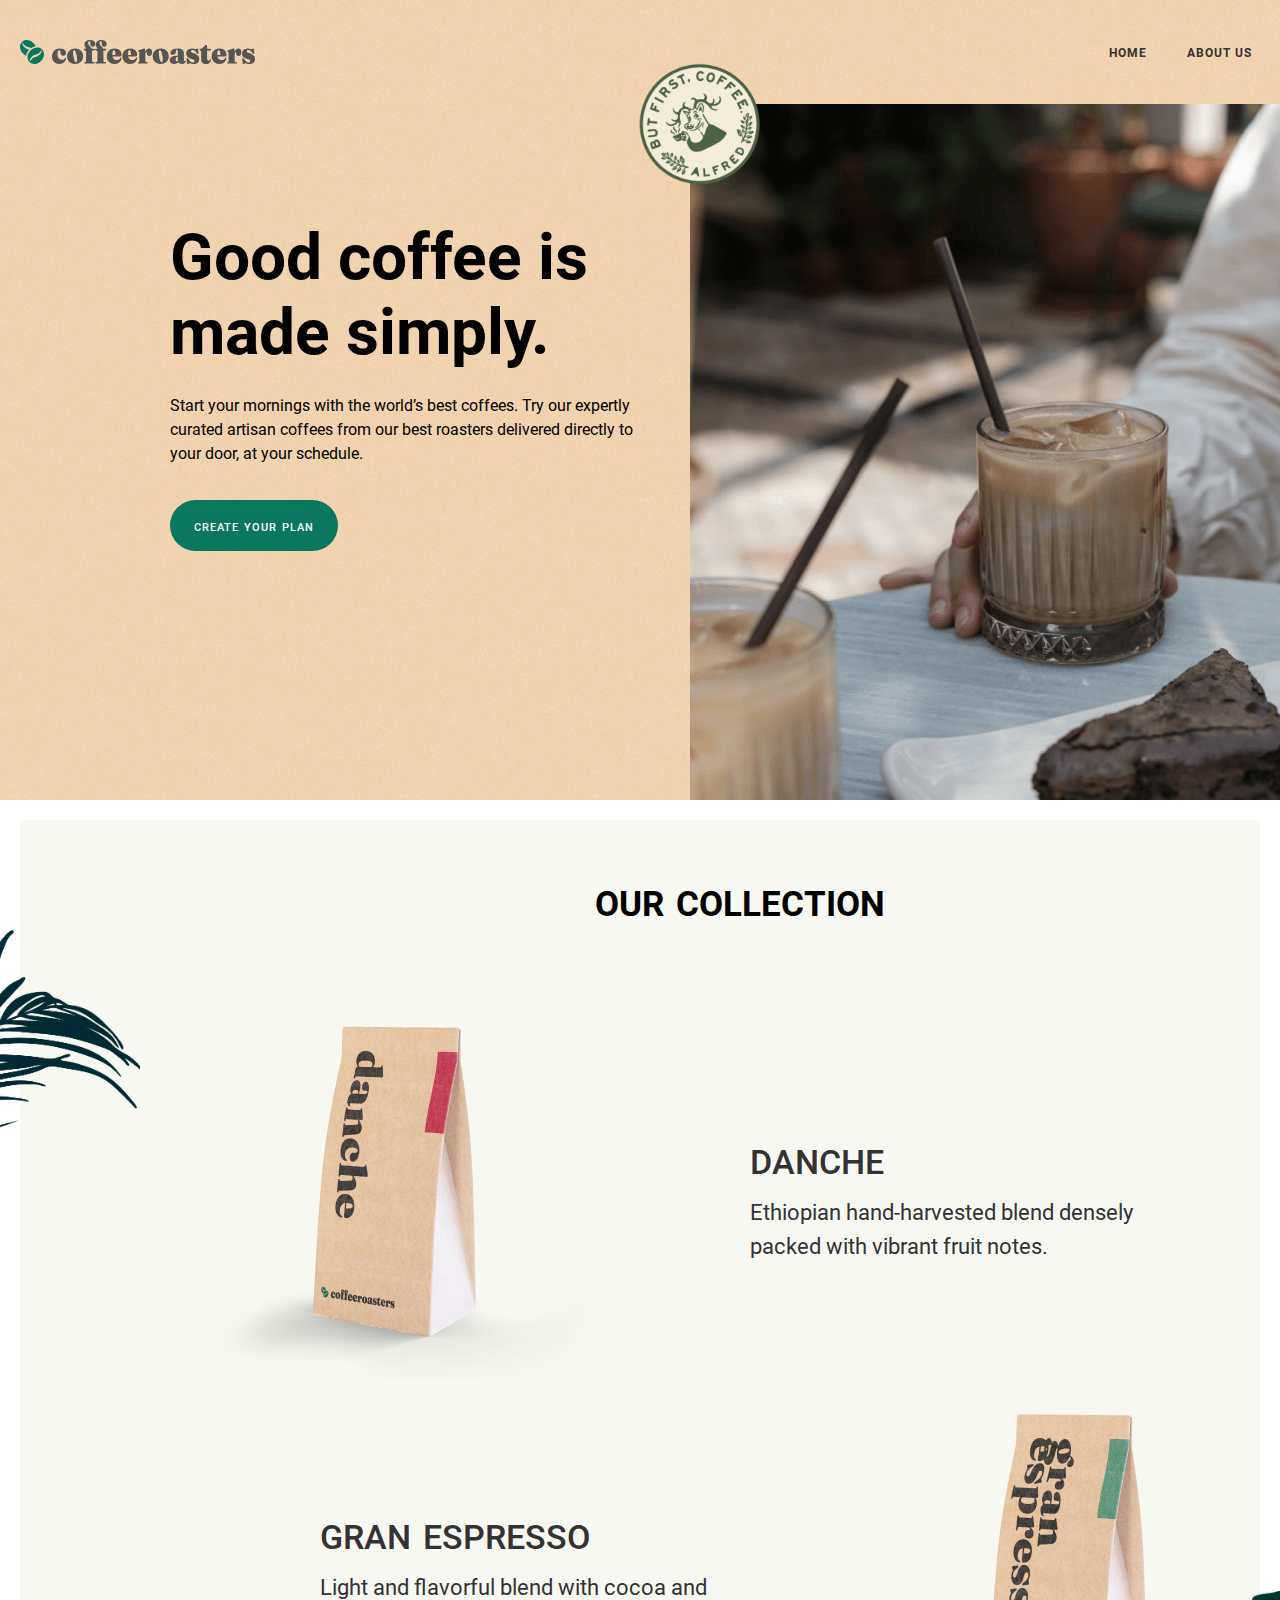
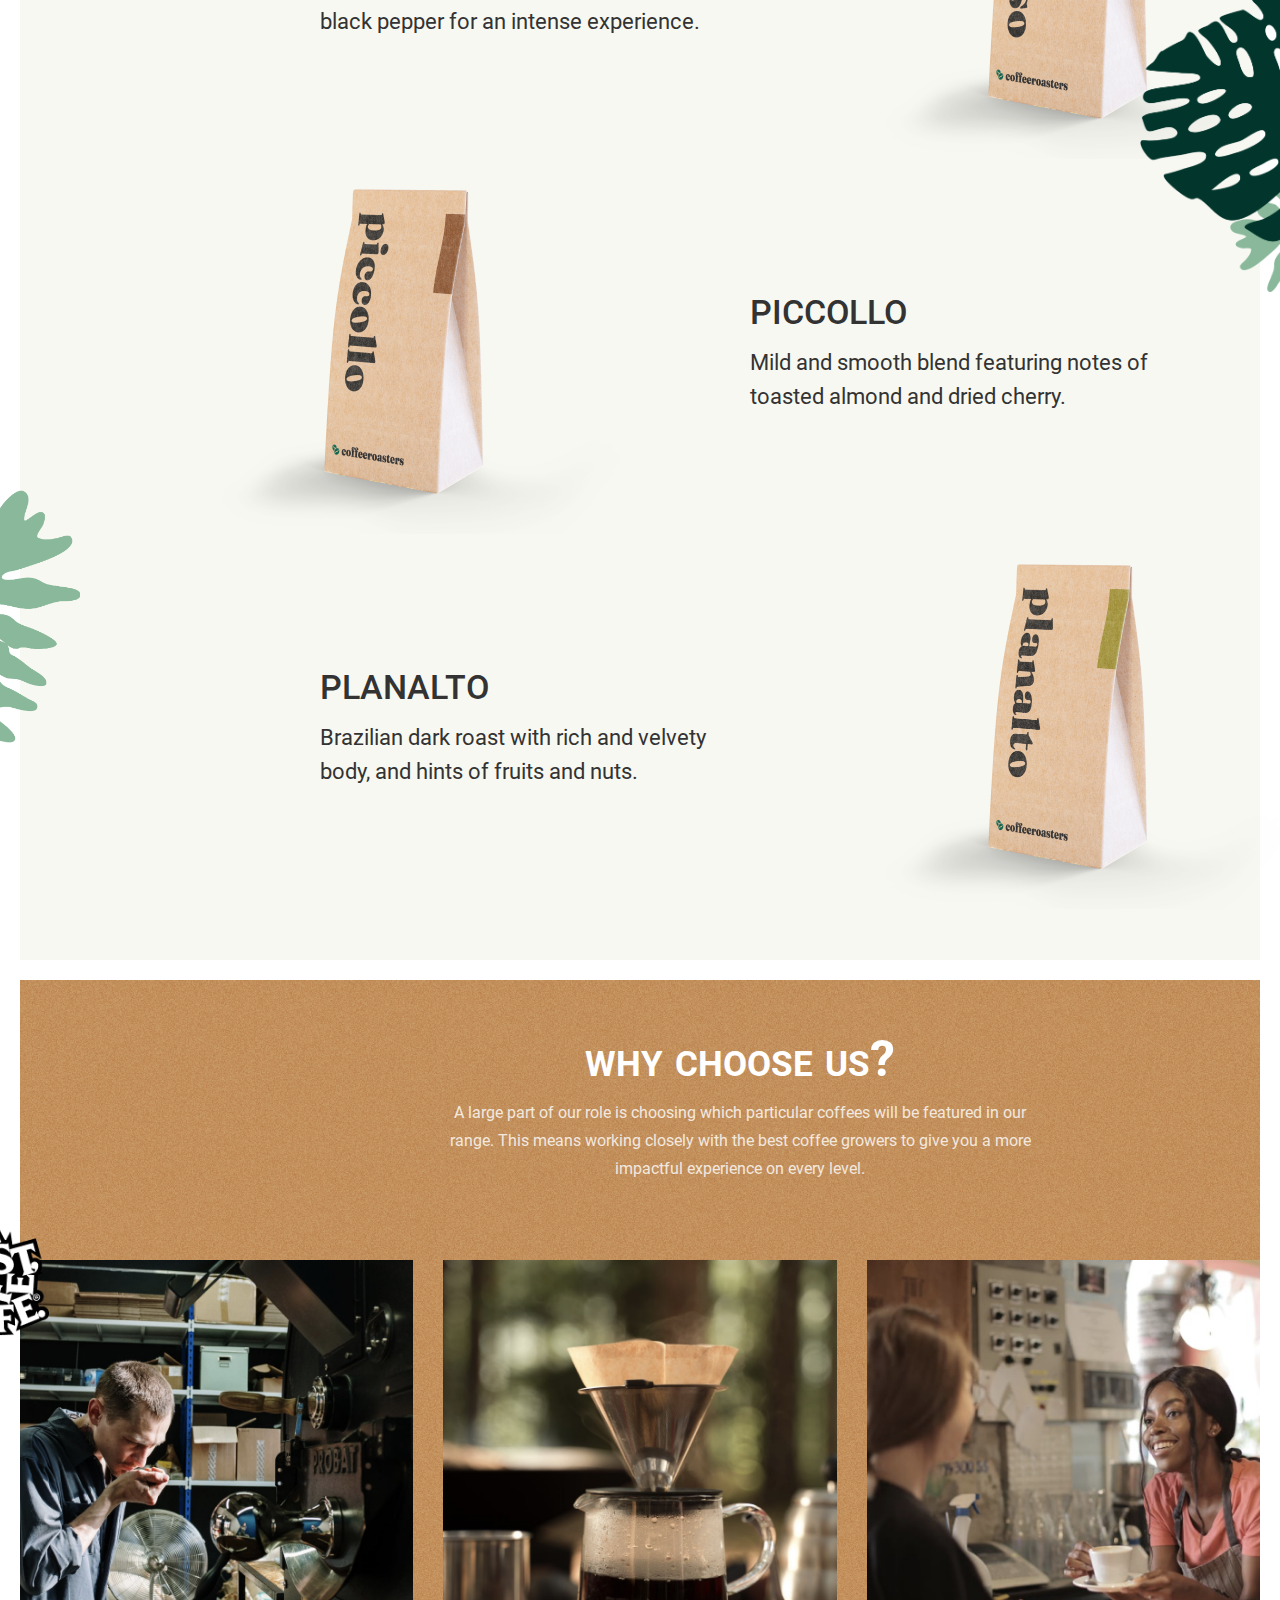
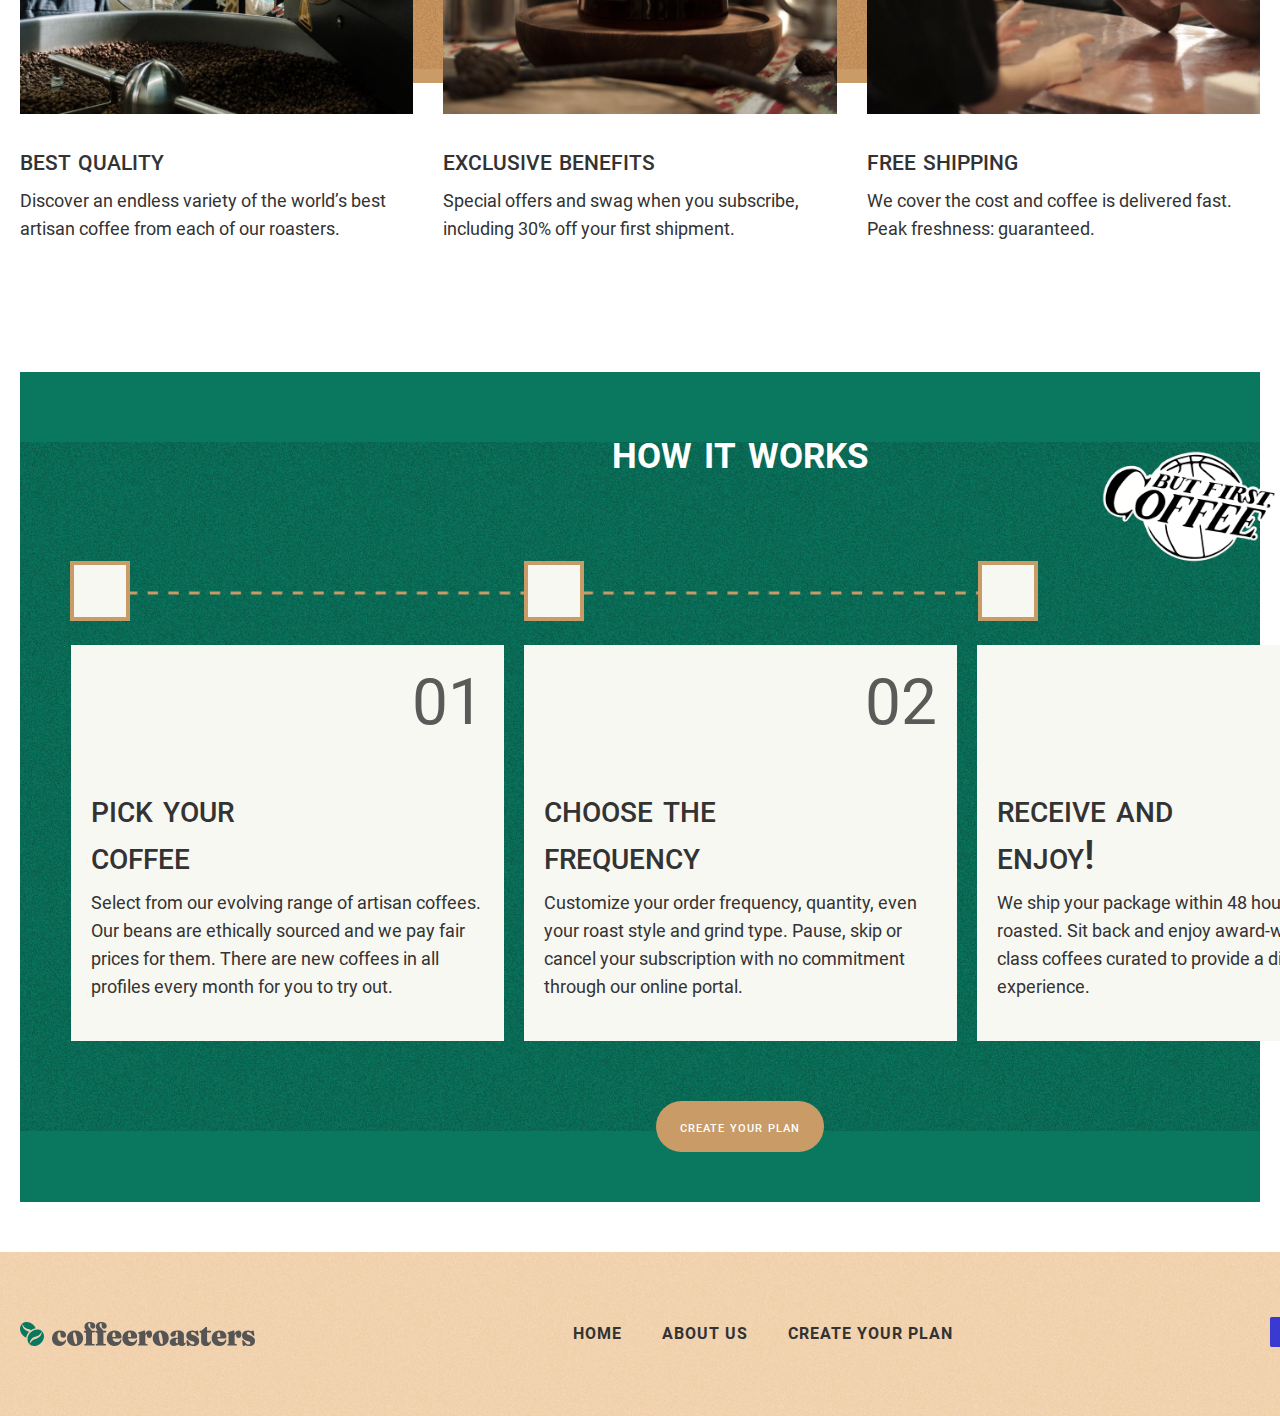
<file: index.html>
<!DOCTYPE html>
<html lang="en">
	<head>
		<meta charset="UTF-8" />
		<meta http-equiv="X-UA-Compatible" content="IE=edge" />
		<meta name="viewport" content="width=device-width, initial-scale=1.0" />
		<link rel="stylesheet" href="./css/main.css" />
		<title>Coffeeroasters</title>
	</head>
	<body>
		<!-- site-header -->
		<header class="site-header">
			<div class="container">
				<div class="site-header-inner">
					<a class="site-logo-link" href="./index.html">
						<img
							class="site-logo-img"
							src="./images/logo.svg"
							alt="site logotip"
							width="235"
							height="24"
						/>
					</a>

					<nav class="site-navbar">
						<ol class="site-navbar-list">
							<li class="site-navbar-item">
								<a class="site-navbar-link" href="./index.html">HOME</a>
							</li>
							<li class="site-navbar-item">
								<a class="site-navbar-link" href="./about.html">ABOUT US</a>
							</li>
							<li class="site-navbar-item">
								<a class="site-navbar-link" href="./create-plan.html"
									>Create your plan</a
								>
							</li>
						</ol>
					</nav>
				</div>
			</div>
		</header>
		<!-- /site-header -->

		<!-- site-main -->
		<main class="site-main">
			<!-- hero-section -->
			<section class="hero-section">
				<div class="container">
					<div class="hero-section-inner">
						<h1 class="hero-section-title">Good coffee is made simply.</h1>
						<p class="hero-section-text">
							Start your mornings with the world’s best coffees. Try our
							expertly curated artisan coffees from our best roasters delivered
							directly to your door, at your schedule.
						</p>
						<a class="hero-section-link" href="#">create your plan</a>
					</div>
				</div>
			</section>
			<!-- /hero-section -->
			<!-- collection-section -->
			<section class="collection-section">
				<div class="collection-inner">
					<div class="container">
						<h2 class="collection-title">our collection</h2>

						<ul class="collection-list">
							<li class="collection-item">
								<img
									class="collection-img"
									src="./images/kopi1.png"
									srcset="./images/kopi1.png 1x, ./images/kopi1@2x.png 2x"
									alt="Coffee image"
									width="450"
									height="375"
								/>
								<div class="item-text-wrapper">
									<h3 class="item-title">danche</h3>
									<p class="item-text">
										Ethiopian hand-harvested blend densely packed with vibrant
										fruit notes.
									</p>
								</div>
							</li>
							<li class="collection-item">
								<img
									class="collection-img"
									src="./images/kopi2.png"
									srcset="./images/kopi2.png 1x, ./images/kopi2@2x.png 2x"
									alt="Coffee image"
									width="450"
									height="375"
								/>
								<div class="item-text-wrapper">
									<h3 class="item-title">gran espresso</h3>
									<p class="item-text">
										Light and flavorful blend with cocoa and black pepper for an
										intense experience.
									</p>
								</div>
							</li>
							<li class="collection-item">
								<img
									class="collection-img"
									src="./images/kopi3.png"
									srcset="./images/kopi3.png 1x, ./images/kopi3@2x.png 2x"
									alt="Coffee image"
									width="450"
									height="375"
								/>
								<div class="item-text-wrapper">
									<h3 class="item-title">piccollo</h3>
									<p class="item-text">
										Mild and smooth blend featuring notes of toasted almond and
										dried cherry.
									</p>
								</div>
							</li>
							<li class="collection-item">
								<img
									class="collection-img"
									src="./images/kopi4.png"
									srcset="./images/kopi4.png 1x, ./images/kopi4@2x.png 2x"
									alt="Coffee image"
									width="450"
									height="375"
								/>
								<div class="item-text-wrapper">
									<h3 class="item-title">planalto</h3>
									<p class="item-text">
										Brazilian dark roast with rich and velvety body, and hints
										of fruits and nuts.
									</p>
								</div>
							</li>
						</ul>
					</div>
				</div>
			</section>
			<!-- /collection-section -->
			<!-- choose-section -->
			<section class="choose">
				<div class="choose__inner">
					<div class="container">
						<div class="choose__title-wrapper">
							<h2 class="choose__title">why choose us?</h2>
							<p class="choose__text">
								A large part of our role is choosing which particular coffees
								will be featured in our range. This means working closely with
								the best coffee growers to give you a more impactful experience
								on every level.
							</p>
						</div>

						<ul class="choose__list list">
							<li class="list__item item">
								<img
									class="item__img"
									src="./images/Rectangle-1.png"
									srcset="
										./images/Rectangle-1.png    1x,
										./images/Rectangle-1@2x.png 2x
									"
									alt="Coffee production process"
									width="433"
									height="500"
								/>
								<div class="item__content-wrapper">
									<h3 class="item__title">best quality</h3>
									<p class="item__text">
										Discover an endless variety of the world’s best artisan
										coffee from each of our roasters.
									</p>
								</div>
							</li>
							<li class="list__item item">
								<img
									class="item__img"
									src="./images/Rectangle-2.png"
									srcset="
										./images/Rectangle-2.png    1x,
										./images/Rectangle-2@2x.png 2x
									"
									alt="Freshly brewed coffee"
									width="433"
									height="500"
								/>
								<div class="item__content-wrapper">
									<h3 class="item__title">exclusive benefits</h3>
									<p class="item__text">
										Special offers and swag when you subscribe, including 30%
										off your first shipment.
									</p>
								</div>
							</li>
							<li class="list__item item">
								<img
									class="item__img"
									src="./images/Rectangle-3.png"
									srcset="
										./images/Rectangle-3.png    1x,
										./images/Rectangle-3@2x.png 2x
									"
									alt="The seller prepared coffee for the customer"
									width="433"
									height="500"
								/>
								<div class="item__content-wrapper">
									<h3 class="item__title">free shipping</h3>
									<p class="item__text">
										We cover the cost and coffee is delivered fast. Peak
										freshness: guaranteed.
									</p>
								</div>
							</li>
						</ul>
					</div>
				</div>
			</section>
			<!-- /choose-section -->
			<!-- works-section -->
			<section class="works">
				<div class="works__inner">
					<div class="container">
						<h2 class="works__title">how it works</h2>
						<div class="works__checkbox checkbox">
							<span class="checkbox__control"></span>
							<span class="checkbox__control"></span>
							<span class="checkbox__control"></span>
						</div>
						<ol class="works__list">
							<li class="works__item">
								<span class="works__item-number">01</span>
								<h3 class="works__item-title">
									pick your <br />
									coffee
								</h3>
								<p class="works__item-text">
									Select from our evolving range of artisan coffees. Our beans
									are ethically sourced and we pay fair prices for them. There
									are new coffees in all profiles every month for you to try
									out.
								</p>
							</li>
							<li class="works__item">
								<span class="works__item-number">02</span>
								<h3 class="works__item-title">
									choose the <br />
									frequency
								</h3>
								<p class="works__item-text">
									Customize your order frequency, quantity, even your roast
									style and grind type. Pause, skip or cancel your subscription
									with no commitment through our online portal.
								</p>
							</li>
							<li class="works__item">
								<span class="works__item-number">03</span>
								<h3 class="works__item-title">
									receive and <br />
									enjoy!
								</h3>
								<p class="works__item-text">
									We ship your package within 48 hours, freshly roasted. Sit
									back and enjoy award-winning world-class coffees curated to
									provide a distinct tasting experience.
								</p>
							</li>
						</ol>

						<div class="works__link-wrapper">
							<a class="works__link" href="#">create your plan</a>
						</div>
					</div>
				</div>
			</section>
			<!-- /works-section -->
		</main>
		<!-- /site-main -->
		<!-- footer -->
		<footer class="site-footer">
			<div class="container">
				<div class="site-footer__inner">
					<a class="logo" href="./index.html">
						<img
							class="logo__img"
							src="./images/logo.svg"
							alt="site logotip"
							width="235"
							height="24"
						/>
					</a>

					<ol class="site-footer__list">
						<li class="site-footer__item">
							<a class="site-footer__link" href="./index.html">HOME</a>
						</li>
						<li class="site-footer__item">
							<a class="site-footer__link" href="./about.html">ABOUT US</a>
						</li>
						<li class="site-footer__item">
							<a class="site-footer__link" href="./create-plan.html"
								>Create your plan</a
							>
						</li>
					</ol>

					<ul class="site-footer__list-icon list">
						<li class="list__item">
							<a
								class="list__item-link"
								href="https://www.facebook.com"
								target="_blank"
							>
								<svg
									class="list__item-facebook"
									width="30"
									height="30"
									xmlns="http://www.w3.org/2000/svg"
								>
									<path
										d="M28.344 0H1.656C.741 0 0 .741 0 1.656v26.689C0 29.259.741 30 1.656 30h14.369V18.383h-3.91v-4.528h3.91v-3.339c0-3.875 2.366-5.985 5.824-5.985 1.656 0 3.078.124 3.494.179v4.05l-2.398.001c-1.88 0-2.244.894-2.244 2.204v2.891h4.484l-.584 4.528h-3.9V30h7.645C29.26 30 30 29.259 30 28.344V1.656C30 .741 29.259 0 28.344 0Z"
									/>
								</svg>
							</a>
						</li>
						<li class="list__item">
							<a
								class="list__item-link"
								href="https://www.twitter.com"
								target="_blank"
							>
								<svg
									class="list__item-twitter"
									width="30"
									height="25"
									xmlns="http://www.w3.org/2000/svg"
								>
									<path
										d="M30 2.96c-1.104.502-2.29.84-3.535.993A6.296 6.296 0 0 0 29.171.461a12.145 12.145 0 0 1-3.909 1.532A6.075 6.075 0 0 0 20.77 0c-3.974 0-6.894 3.802-5.996 7.748C9.66 7.486 5.125 4.973 2.089 1.155.476 3.99 1.252 7.702 3.993 9.58a6.014 6.014 0 0 1-2.787-.79c-.067 2.925 1.977 5.66 4.936 6.269a6.02 6.02 0 0 1-2.78.107c.783 2.508 3.056 4.332 5.75 4.383A12.156 12.156 0 0 1 0 22.165 17.112 17.112 0 0 0 9.435 25c11.428 0 17.884-9.897 17.494-18.773A12.713 12.713 0 0 0 30 2.96Z"
									/>
								</svg>
							</a>
						</li>
						<li class="list__item">
							<a
								class="list__item-link"
								href="https://www.instagram.com"
								target="_blank"
							>
								<svg
									class="list__item-instagram"
									width="30"
									height="30"
									xmlns="http://www.w3.org/2000/svg"
								>
									<path
										fill-rule="evenodd"
										clip-rule="evenodd"
										d="M15 0c-4.074 0-4.584.018-6.184.09C3.37.34.341 3.362.091 8.815.018 10.416 0 10.926 0 15s.018 4.585.09 6.185c.25 5.448 3.272 8.475 8.725 8.725 1.601.073 2.111.09 6.185.09s4.585-.017 6.185-.09c5.443-.25 8.478-3.273 8.724-8.725.074-1.6.091-2.111.091-6.185s-.017-4.584-.09-6.184C29.665 3.374 26.639.341 21.186.091 19.585.018 19.074 0 15 0Zm0 2.704c4.005 0 4.48.015 6.063.087 4.065.185 5.963 2.114 6.148 6.15.073 1.58.087 2.055.087 6.06 0 4.007-.015 4.48-.087 6.062-.186 4.03-2.08 5.963-6.148 6.148-1.583.073-2.055.088-6.063.088-4.005 0-4.48-.015-6.061-.088-4.075-.186-5.964-2.123-6.149-6.15-.072-1.58-.087-2.055-.087-6.06 0-4.006.016-4.48.087-6.062.186-4.034 2.08-5.964 6.149-6.149 1.582-.071 2.056-.086 6.061-.086ZM7.297 15a7.703 7.703 0 1 1 15.406 0 7.703 7.703 0 0 1-15.406 0ZM15 20a5 5 0 1 1 0-10 5 5 0 0 1 0 10Zm6.206-13.007a1.8 1.8 0 1 1 3.601.002 1.8 1.8 0 0 1-3.6-.002Z"
									/>
								</svg>
							</a>
						</li>
					</ul>
				</div>
			</div>
		</footer>
		<!-- /footer -->

		<!-- modal -->
		<div class="modal">
			<div class="modal__inner">
				<strong class="modal__top-title">order summary</strong>
				<div class="modal__content">
					<p class="modal__title">
						“I drink my coffee as <span>Filter</span>, with a
						<span>Decaf</span> type of bean. <span>250g</span> ground ala
						<span>Cafetiére</span>, sent to me <span>Every Week</span>.”
					</p>
					<p class="modal__text">
						Is this correct? You can proceed to checkout or go back to plan
						selection if something is off. Subscription discount codes can also
						be redeemed at the checkout.
					</p>
					<div class="modal__link">
						<ins class="modal__money">$14.00/ mo</ins>
						<button class="modal__btn">Checkout</button>
					</div>
				</div>
			</div>
		</div>
		<!-- /modal -->

		<script src="./js/main.js"></script>
	</body>
</html>
</file>
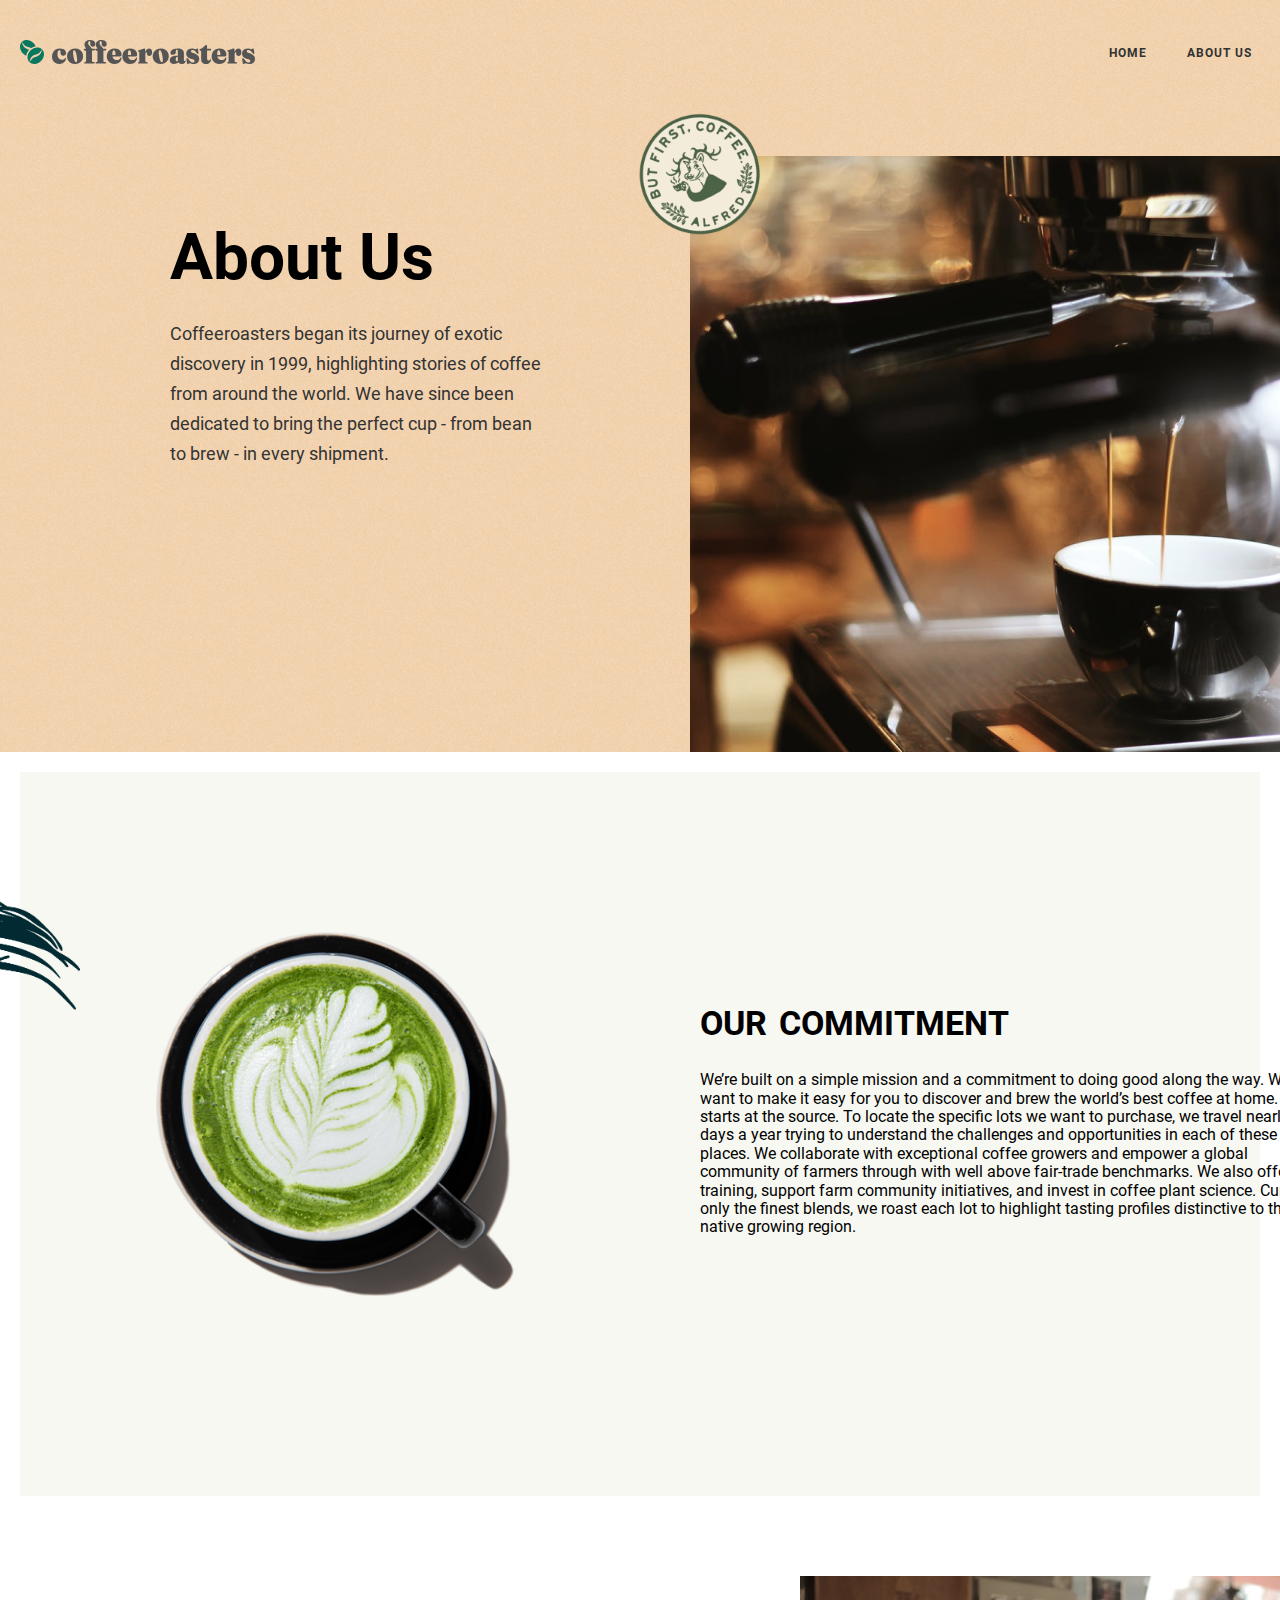
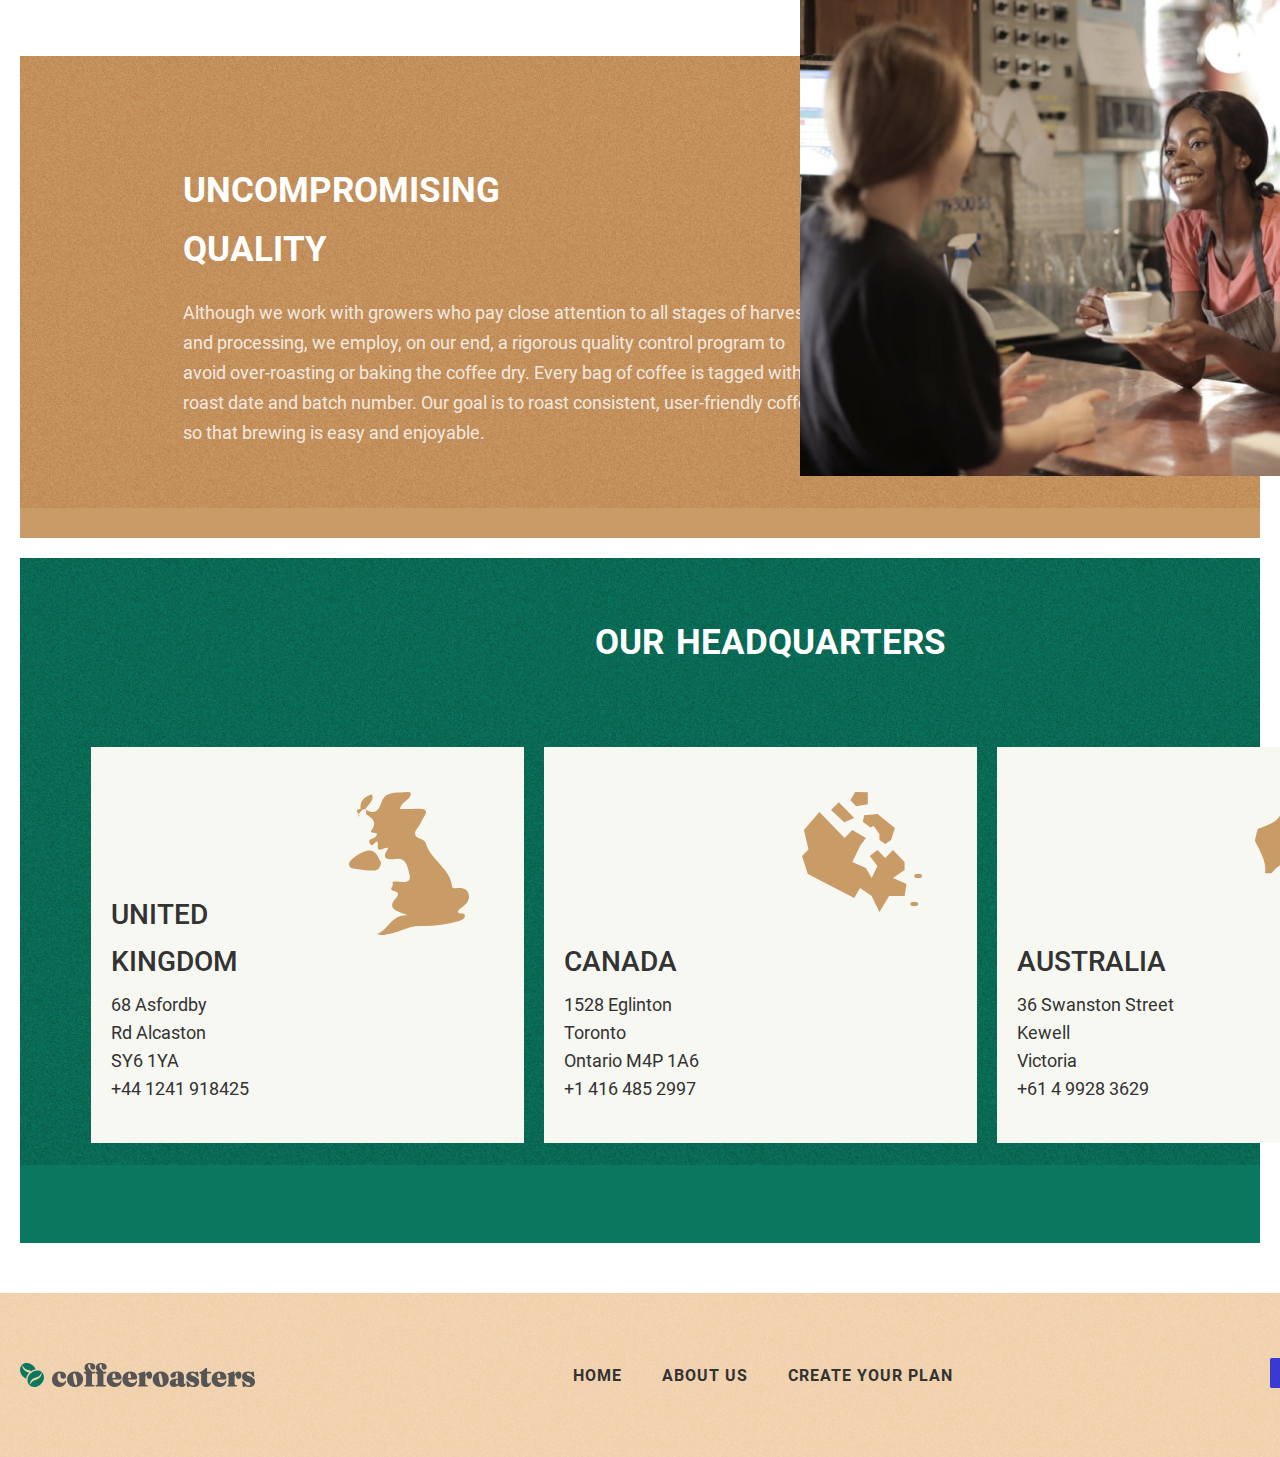
<file: about.html>
<!DOCTYPE html>
<html lang="en">
  <head>
    <meta charset="UTF-8" />
    <meta http-equiv="X-UA-Compatible" content="IE=edge" />
    <meta name="viewport" content="width=device-width, initial-scale=1.0" />
    <link rel="stylesheet" href="./css/main.css" />
    <title>About us</title>
  </head>
  <body>
    <!-- site-header -->
    <header class="about-header">
      <div class="container">
        <div class="about-header__inner">
          <a class="logo" href="./index.html">
            <img
              class="logo__img"
              src="./images/logo.svg"
              alt="site logotip"
              width="235"
              height="24"
            />
          </a>

          <nav class="about-navbar">
            <ol class="about-navbar__list">
              <li class="about-navbar__item">
                <a class="about-navbar__link" href="./index.html">HOME</a>
              </li>
              <li class="about-navbar__item">
                <a class="about-navbar__link" href="./about.html">ABOUT US</a>
              </li>
              <li class="about-navbar__item">
                <a class="about-navbar__link" href="./create-plan.html"
                  >Create your plan</a
                >
              </li>
            </ol>
          </nav>
        </div>
      </div>
    </header>
    <!-- /site-header -->
    <!-- site-main -->
    <main class="site-main">
      <!-- hero-section -->
      <section class="hero-about">
        <div class="container">
          <div class="hero-about__inner">
            <h2 class="hero-about__title">About Us</h2>
            <p class="hero-about__text">
              Coffeeroasters began its journey of exotic discovery in 1999,
              highlighting stories of coffee from around the world. We have
              since been dedicated to bring the perfect cup - from bean to brew
              - in every shipment.
            </p>
          </div>
        </div>
      </section>
      <!-- /hero-section -->
      <!-- about-our -->
      <section class="about-our">
        <div class="about-our__inner">
          <div class="container">
            <div class="about-our__wrapper">
              <img
                class="about-our__img"
                src="./images/cup-about1x.png"
                srcset="
                  ./images/cup-about1x.png  1x,
                  ./images/cup-about@2x.png 2x
                "
                alt="In the cup coffee"
                width="360"
                height="364"
              />
              <div class="about-our__content">
                <h2 class="about-our__title">our commitment</h2>
                <p class="about-our__text">
                  We’re built on a simple mission and a commitment to doing good
                  along the way. We want to make it easy for you to discover and
                  brew the world’s best coffee at home. It all starts at the
                  source. To locate the specific lots we want to purchase, we
                  travel nearly 60 days a year trying to understand the
                  challenges and opportunities in each of these places. We
                  collaborate with exceptional coffee growers and empower a
                  global community of farmers through with well above fair-trade
                  benchmarks. We also offer training, support farm community
                  initiatives, and invest in coffee plant science. Curating only
                  the finest blends, we roast each lot to highlight tasting
                  profiles distinctive to their native growing region.
                </p>
              </div>
            </div>
          </div>
        </div>
      </section>
      <!-- /about-our -->
      <!-- quality-section -->
      <section class="quality">
        <div class="quality__inner">
          <div class="container">
            <div class="quality__wrapper">
              <div class="quality__content">
                <h2 class="quality__title">uncompromising quality</h2>
                <p class="quality__text">
                  Although we work with growers who pay close attention to all
                  stages of harvest and processing, we employ, on our end, a
                  rigorous quality control program to avoid over-roasting or
                  baking the coffee dry. Every bag of coffee is tagged with a
                  roast date and batch number. Our goal is to roast consistent,
                  user-friendly coffee, so that brewing is easy and enjoyable.
                </p>
              </div>
              <img
                class="quality__img"
                src="./images/Rectangle-quality1x.png"
                srcset="
                  ./images/Rectangle-quality1x.png  1x,
                  ./images/Rectangle-quality@2x.png 2x
                "
                alt="The seller prepared coffee for the customer"
                width="550"
                height="500"
              />
            </div>
          </div>
        </div>
      </section>
      <!-- /quality-section -->
      <!-- headquarters-section -->
      <section class="headquarters">
        <div class="headquarters__inner">
          <div class="container">
            <h2 class="headquarters__title">our headquarters</h2>

            <ul class="headquarters__list">
              <li class="headquarters__item">
                <h3 class="headquarters__item-title">united kingdom</h3>
                <span class="headquarters__item-text"> 68 Asfordby </span>
                <span class="headquarters__item-text">Rd Alcaston</span>
                <span class="headquarters__item-text">SY6 1YA</span>
                <span class="headquarters__item-text">+44 1241 918425</span>
              </li>
              <li class="headquarters__item">
                <h3 class="headquarters__item-title">canada</h3>
                <span class="headquarters__item-text"> 1528 Eglinton </span>
                <span class="headquarters__item-text">Toronto</span>
                <span class="headquarters__item-text">Ontario M4P 1A6</span>
                <span class="headquarters__item-text">+1 416 485 2997</span>
              </li>
              <li class="headquarters__item">
                <h3 class="headquarters__item-title">australia</h3>
                <span class="headquarters__item-text">
                  36 Swanston Street
                </span>
                <span class="headquarters__item-text">Kewell</span>
                <span class="headquarters__item-text">Victoria</span>
                <span class="headquarters__item-text">+61 4 9928 3629</span>
              </li>
            </ul>
          </div>
        </div>
      </section>
      <!-- /headquarters-section -->
    </main>
    <!-- /site-main -->
    <!-- footer -->
    <footer class="site-footer">
      <div class="container">
        <div class="site-footer__inner">
          <a class="logo" href="./index.html">
            <img
              class="logo__img"
              src="./images/logo.svg"
              alt="site logotip"
              width="235"
              height="24"
            />
          </a>

          <ol class="site-footer__list">
            <li class="site-footer__item">
              <a class="site-footer__link" href="./index.html">HOME</a>
            </li>
            <li class="site-footer__item">
              <a class="site-footer__link" href="./about.html">ABOUT US</a>
            </li>
            <li class="site-footer__item">
              <a class="site-footer__link" href="#">Create your plan</a>
            </li>
          </ol>

          <ul class="site-footer__list-icon list">
            <li class="list__item">
              <a
                class="list__item-link"
                href="https://www.facebook.com"
                target="_blank"
              >
                <svg
                  class="list__item-facebook"
                  width="30"
                  height="30"
                  xmlns="http://www.w3.org/2000/svg"
                >
                  <path
                    d="M28.344 0H1.656C.741 0 0 .741 0 1.656v26.689C0 29.259.741 30 1.656 30h14.369V18.383h-3.91v-4.528h3.91v-3.339c0-3.875 2.366-5.985 5.824-5.985 1.656 0 3.078.124 3.494.179v4.05l-2.398.001c-1.88 0-2.244.894-2.244 2.204v2.891h4.484l-.584 4.528h-3.9V30h7.645C29.26 30 30 29.259 30 28.344V1.656C30 .741 29.259 0 28.344 0Z"
                  />
                </svg>
              </a>
            </li>
            <li class="list__item">
              <a
                class="list__item-link"
                href="https://www.twitter.com"
                target="_blank"
              >
                <svg
                  class="list__item-twitter"
                  width="30"
                  height="25"
                  xmlns="http://www.w3.org/2000/svg"
                >
                  <path
                    d="M30 2.96c-1.104.502-2.29.84-3.535.993A6.296 6.296 0 0 0 29.171.461a12.145 12.145 0 0 1-3.909 1.532A6.075 6.075 0 0 0 20.77 0c-3.974 0-6.894 3.802-5.996 7.748C9.66 7.486 5.125 4.973 2.089 1.155.476 3.99 1.252 7.702 3.993 9.58a6.014 6.014 0 0 1-2.787-.79c-.067 2.925 1.977 5.66 4.936 6.269a6.02 6.02 0 0 1-2.78.107c.783 2.508 3.056 4.332 5.75 4.383A12.156 12.156 0 0 1 0 22.165 17.112 17.112 0 0 0 9.435 25c11.428 0 17.884-9.897 17.494-18.773A12.713 12.713 0 0 0 30 2.96Z"
                  />
                </svg>
              </a>
            </li>
            <li class="list__item">
              <a
                class="list__item-link"
                href="https://www.instagram.com"
                target="_blank"
              >
                <svg
                  class="list__item-instagram"
                  width="30"
                  height="30"
                  xmlns="http://www.w3.org/2000/svg"
                >
                  <path
                    fill-rule="evenodd"
                    clip-rule="evenodd"
                    d="M15 0c-4.074 0-4.584.018-6.184.09C3.37.34.341 3.362.091 8.815.018 10.416 0 10.926 0 15s.018 4.585.09 6.185c.25 5.448 3.272 8.475 8.725 8.725 1.601.073 2.111.09 6.185.09s4.585-.017 6.185-.09c5.443-.25 8.478-3.273 8.724-8.725.074-1.6.091-2.111.091-6.185s-.017-4.584-.09-6.184C29.665 3.374 26.639.341 21.186.091 19.585.018 19.074 0 15 0Zm0 2.704c4.005 0 4.48.015 6.063.087 4.065.185 5.963 2.114 6.148 6.15.073 1.58.087 2.055.087 6.06 0 4.007-.015 4.48-.087 6.062-.186 4.03-2.08 5.963-6.148 6.148-1.583.073-2.055.088-6.063.088-4.005 0-4.48-.015-6.061-.088-4.075-.186-5.964-2.123-6.149-6.15-.072-1.58-.087-2.055-.087-6.06 0-4.006.016-4.48.087-6.062.186-4.034 2.08-5.964 6.149-6.149 1.582-.071 2.056-.086 6.061-.086ZM7.297 15a7.703 7.703 0 1 1 15.406 0 7.703 7.703 0 0 1-15.406 0ZM15 20a5 5 0 1 1 0-10 5 5 0 0 1 0 10Zm6.206-13.007a1.8 1.8 0 1 1 3.601.002 1.8 1.8 0 0 1-3.6-.002Z"
                  />
                </svg>
              </a>
            </li>
          </ul>
        </div>
      </div>
    </footer>
    <!-- /footer -->
  </body>
</html>
</file>
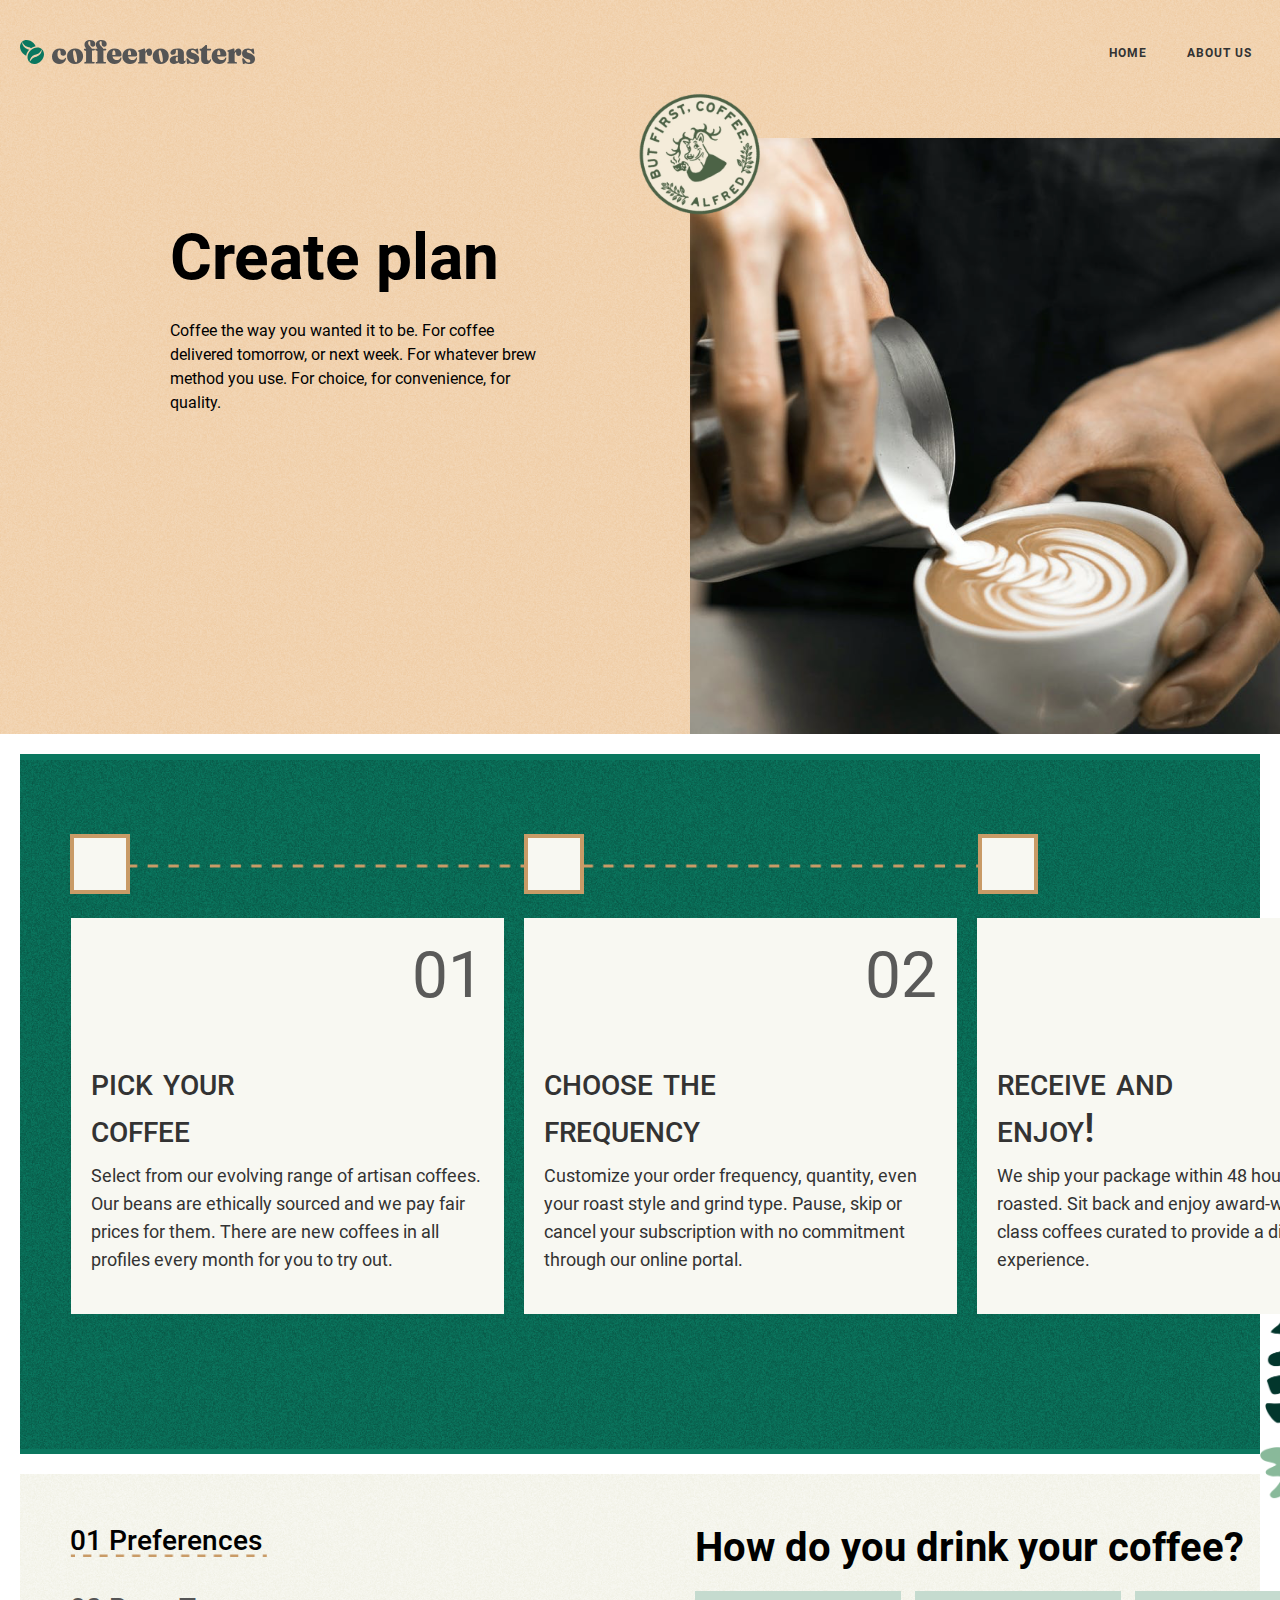
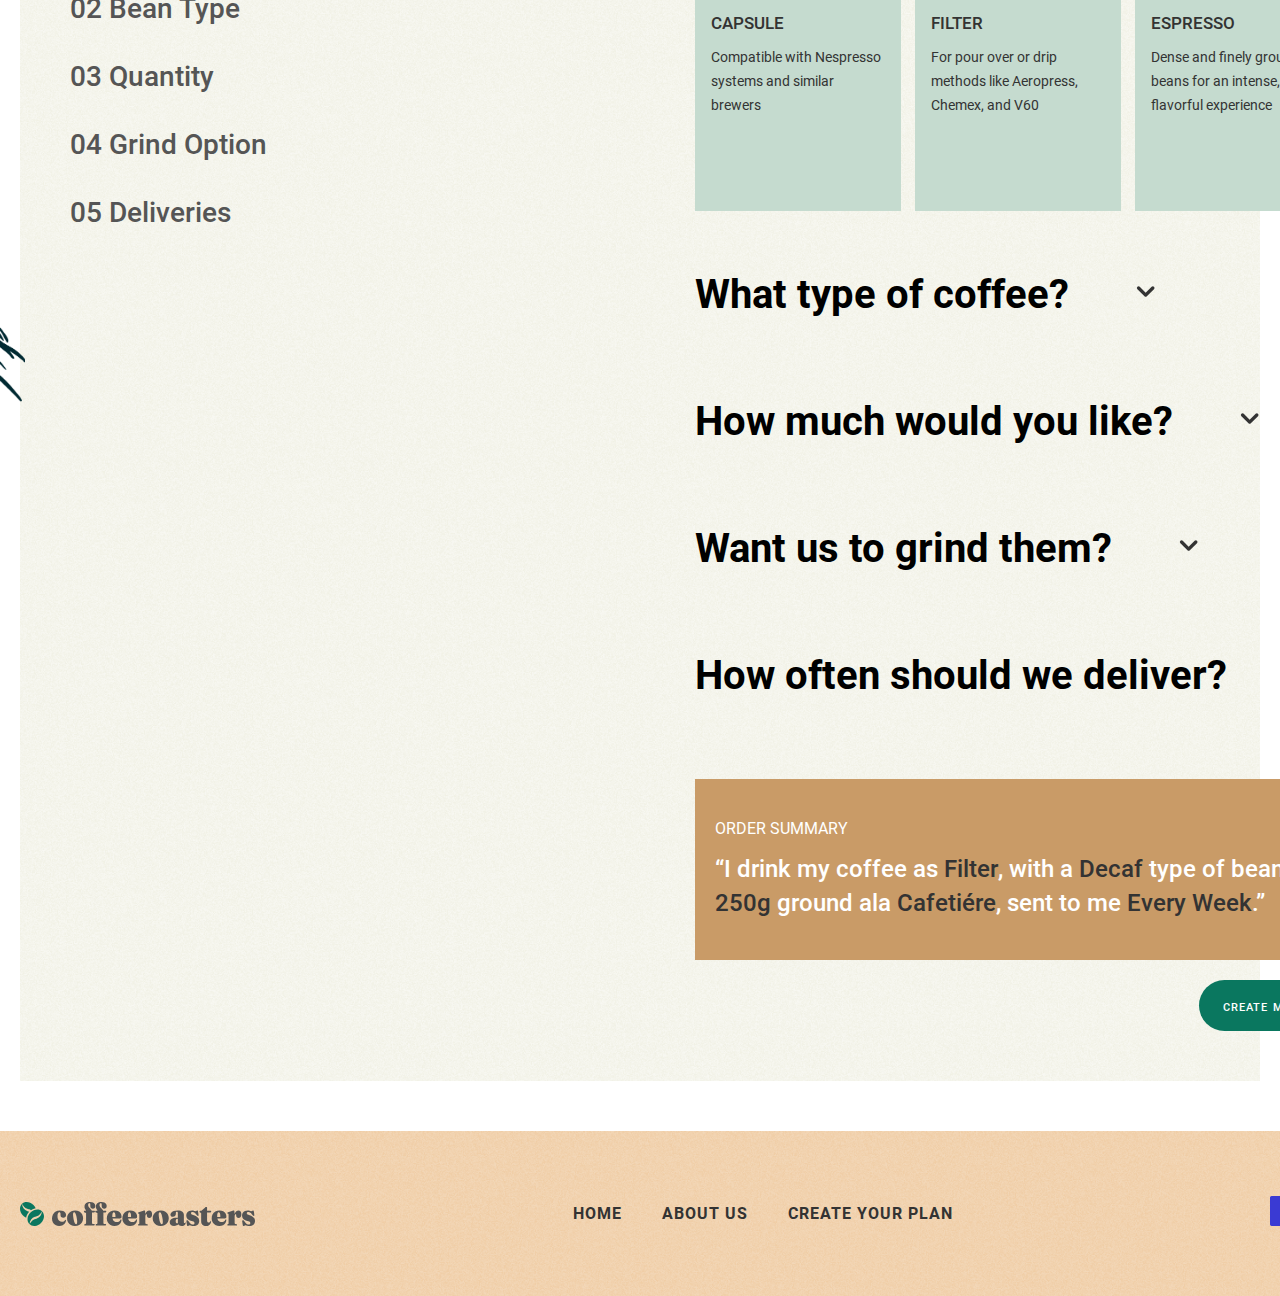
<file: create-plan.html>
<!DOCTYPE html>
<html lang="en">
  <head>
    <meta charset="UTF-8" />
    <meta http-equiv="X-UA-Compatible" content="IE=edge" />
    <meta name="viewport" content="width=device-width, initial-scale=1.0" />
    <link rel="stylesheet" href="./css/main.css" />
    <title>Create plan</title>
  </head>
  <body>
    <!-- site-header -->
    <header class="about-header">
      <div class="container">
        <div class="about-header__inner">
          <a class="logo" href="./index.html">
            <img
              class="logo__img"
              src="./images/logo.svg"
              alt="site logotip"
              width="235"
              height="24"
            />
          </a>

          <nav class="about-navbar">
            <ol class="about-navbar__list">
              <li class="about-navbar__item">
                <a class="about-navbar__link" href="./index.html">HOME</a>
              </li>
              <li class="about-navbar__item">
                <a class="about-navbar__link" href="./about.html">ABOUT US</a>
              </li>
              <li class="about-navbar__item">
                <a class="about-navbar__link" href="./create-plan.html"
                  >Create your plan</a
                >
              </li>
            </ol>
          </nav>
        </div>
      </div>
    </header>
    <!-- /site-header -->
    <!-- site-main -->
    <main class="site-main">
      <!-- hero-section -->
      <section class="hero-create-plan">
        <div class="container">
          <div class="hero-create-plan__inner">
            <h2 class="hero-create-plan__title">Create plan</h2>
            <p class="hero-create-plan__text">
              Coffee the way you wanted it to be. For coffee delivered tomorrow,
              or next week. For whatever brew method you use. For choice, for
              convenience, for quality.
            </p>
          </div>
        </div>
      </section>
      <!-- /hero-section -->
      <!-- works-section -->
      <section class="works-create-plan">
        <div class="works-create-plan__inner">
          <div class="container">
            <div class="works__checkbox checkbox">
              <span class="checkbox__control"></span>
              <span class="checkbox__control"></span>
              <span class="checkbox__control"></span>
            </div>
            <ol class="works-create-plan__list">
              <li class="works-create-plan__item">
                <span class="works-create-plan__item-number">01</span>
                <h3 class="works-create-plan__item-title">
                  pick your <br />
                  coffee
                </h3>
                <p class="works-create-plan__item-text">
                  Select from our evolving range of artisan coffees. Our beans
                  are ethically sourced and we pay fair prices for them. There
                  are new coffees in all profiles every month for you to try
                  out.
                </p>
              </li>
              <li class="works-create-plan__item">
                <span class="works-create-plan__item-number">02</span>
                <h3 class="works-create-plan__item-title">
                  choose the <br />
                  frequency
                </h3>
                <p class="works-create-plan__item-text">
                  Customize your order frequency, quantity, even your roast
                  style and grind type. Pause, skip or cancel your subscription
                  with no commitment through our online portal.
                </p>
              </li>
              <li class="works-create-plan__item">
                <span class="works-create-plan__item-number">03</span>
                <h3 class="works-create-plan__item-title">
                  receive and <br />
                  enjoy!
                </h3>
                <p class="works-create-plan__item-text">
                  We ship your package within 48 hours, freshly roasted. Sit
                  back and enjoy award-winning world-class coffees curated to
                  provide a distinct tasting experience.
                </p>
              </li>
            </ol>
          </div>
        </div>
      </section>
      <!-- /works-section -->
      <!-- radio-section -->
      <section class="radio">
        <div class="radio__inner">
          <div class="container">
            <div class="radio__content">
              <div class="radio__left-wrapper">
                <ol class="radio__list">
                  <li class="radio__item">01 Preferences</li>
                  <li class="radio__item">02 Bean Type</li>
                  <li class="radio__item">03 Quantity</li>
                  <li class="radio__item">04 Grind Option</li>
                  <li class="radio__item">05 Deliveries</li>
                </ol>
              </div>
              <div class="radio__right-wrapper">
                <form
                  class="formes"
                  action="https://echo.htmlacademy.ru/"
                  method="post"
                  autocomplete="off"
                >
                  <details class="formes__radio" open>
                    <summary class="formes__content">
                      <h3 class="formes__title">
                        How do you drink your coffee?
                      </h3>

                      <svg
                        width="41"
                        height="41"
                        fill="none"
                        xmlns="http://www.w3.org/2000/svg"
                      >
                        <path
                          d="M28.989 15.784a1.667 1.667 0 0 0-2.35 0l-5.983 5.9-5.9-5.9a1.667 1.667 0 1 0-2.35 2.367l7.066 7.066a1.666 1.666 0 0 0 2.367 0l7.15-7.066a1.666 1.666 0 0 0 0-2.367Z"
                          fill="#333"
                        />
                      </svg>
                    </summary>

                    <input
                      class="formes__input visually-hidden"
                      type="radio"
                      id="one"
                      name="How do you drink your coffee?"
                      value="Capsule"
                    />
                    <label class="formes__label" for="one">
                      <span class="label__title label__title--active"
                        ><strong class="str">capsule </strong> Compatible with
                        Nespresso systems and similar brewers</span
                      >
                    </label>

                    <input
                      class="formes__input visually-hidden"
                      type="radio"
                      id="two"
                      name="How do you drink your coffee?"
                      value="Filter"
                    />
                    <label class="formes__label" for="two">
                      <span class="label__title label__title--active"
                        ><strong class="str">filter </strong> For pour over or
                        drip methods like Aeropress, Chemex, and V60</span
                      >
                    </label>

                    <input
                      class="formes__input visually-hidden"
                      type="radio"
                      id="three"
                      name="How do you drink your coffee?"
                      value="Espresso"
                    />
                    <label class="formes__label" for="three">
                      <span class="label__title label__title--active"
                        ><strong class="str">espresso</strong> Dense and finely
                        ground beans for an intense, flavorful experience</span
                      >
                    </label>
                  </details>

                  <details class="formes__radio">
                    <summary class="formes__content">
                      <h3 class="formes__title">What type of coffee?</h3>

                      <svg
                        width="41"
                        height="41"
                        fill="none"
                        xmlns="http://www.w3.org/2000/svg"
                      >
                        <path
                          d="M28.989 15.784a1.667 1.667 0 0 0-2.35 0l-5.983 5.9-5.9-5.9a1.667 1.667 0 1 0-2.35 2.367l7.066 7.066a1.666 1.666 0 0 0 2.367 0l7.15-7.066a1.666 1.666 0 0 0 0-2.367Z"
                          fill="#333"
                        />
                      </svg>
                    </summary>

                    <input
                      class="formes__input visually-hidden"
                      type="radio"
                      id="five"
                      name="What type of coffee?"
                      value="Single Origin"
                    />
                    <label class="formes__label" for="five">
                      <span class="label__title"
                        ><strong class="str">single origin </strong> Distinct,
                        high quality coffee from a specific family-owned
                        farm</span
                      >
                    </label>

                    <input
                      class="formes__input visually-hidden"
                      type="radio"
                      id="six"
                      name="What type of coffee?"
                      value="Decaf"
                    />
                    <label class="formes__label" for="six">
                      <span class="label__title"
                        ><strong class="str">decaf </strong> Just like regular
                        coffee, except the caffeine has been removed</span
                      >
                    </label>

                    <input
                      class="formes__input visually-hidden"
                      type="radio"
                      id="seven"
                      name="What type of coffee?"
                      value="Blended"
                    />
                    <label class="formes__label" for="seven">
                      <span class="label__title"
                        ><strong class="str">blended</strong> Combination of two
                        or three dark roasted beans of organic coffees</span
                      >
                    </label>
                  </details>

                  <details class="formes__radio">
                    <summary class="formes__content">
                      <h3 class="formes__title">How much would you like?</h3>

                      <svg
                        width="41"
                        height="41"
                        fill="none"
                        xmlns="http://www.w3.org/2000/svg"
                      >
                        <path
                          d="M28.989 15.784a1.667 1.667 0 0 0-2.35 0l-5.983 5.9-5.9-5.9a1.667 1.667 0 1 0-2.35 2.367l7.066 7.066a1.666 1.666 0 0 0 2.367 0l7.15-7.066a1.666 1.666 0 0 0 0-2.367Z"
                          fill="#333"
                        />
                      </svg>
                    </summary>

                    <input
                      class="formes__input visually-hidden"
                      type="radio"
                      id="eno"
                      name="How much would you like?"
                      value="250g"
                    />
                    <label class="formes__label" for="eno">
                      <span class="label__title label__title--active"
                        ><strong class="str">250g </strong> Compatible with
                        Nespresso systems and similar brewers</span
                      >
                    </label>

                    <input
                      class="formes__input visually-hidden"
                      type="radio"
                      id="owt"
                      name="How much would you like?"
                      value="500g"
                    />
                    <label class="formes__label" for="owt">
                      <span class="label__title label__title--active"
                        ><strong class="str">500g </strong> For pour over or
                        drip methods like Aeropress, Chemex, and V60</span
                      >
                    </label>

                    <input
                      class="formes__input visually-hidden"
                      type="radio"
                      id="eerht"
                      name="How much would you like?"
                      value="1000g"
                    />
                    <label class="formes__label" for="eerht">
                      <span class="label__title label__title--active"
                        ><strong class="str">1000g</strong> Dense and finely
                        ground beans for an intense, flavorful experience</span
                      >
                    </label>
                  </details>

                  <details class="formes__radio">
                    <summary class="formes__content">
                      <h3 class="formes__title">Want us to grind them?</h3>

                      <svg
                        width="41"
                        height="41"
                        fill="none"
                        xmlns="http://www.w3.org/2000/svg"
                      >
                        <path
                          d="M28.989 15.784a1.667 1.667 0 0 0-2.35 0l-5.983 5.9-5.9-5.9a1.667 1.667 0 1 0-2.35 2.367l7.066 7.066a1.666 1.666 0 0 0 2.367 0l7.15-7.066a1.666 1.666 0 0 0 0-2.367Z"
                          fill="#333"
                        />
                      </svg>
                    </summary>

                    <input
                      class="formes__input visually-hidden"
                      type="radio"
                      id="evif"
                      name="Want us to grind them?"
                      value="Wholebean"
                    />
                    <label class="formes__label" for="evif">
                      <span class="label__title label__title--active"
                        ><strong class="str">wholebean </strong> Best choice if
                        you cherish the full sensory experience</span
                      >
                    </label>

                    <input
                      class="formes__input visually-hidden"
                      type="radio"
                      id="xis"
                      name="Want us to grind them?"
                      value="Filter"
                    />
                    <label class="formes__label" for="xis">
                      <span class="label__title label__title--active"
                        ><strong class="str">filter </strong> For drip or
                        pour-over coffee methods such as V60 or Aeropress</span
                      >
                    </label>

                    <input
                      class="formes__input visually-hidden"
                      type="radio"
                      id="neves"
                      name="Want us to grind them?"
                      value="Cafetiére"
                    />
                    <label class="formes__label" for="neves">
                      <span class="label__title label__title--active"
                        ><strong class="str">cafetiére</strong> Dense and finely
                        ground beans for an intense, flavorful experience</span
                      >
                    </label>
                  </details>

                  <details class="formes__radio">
                    <summary class="formes__content">
                      <h3 class="formes__title">
                        How often should we deliver?
                      </h3>

                      <svg
                        width="41"
                        height="41"
                        fill="none"
                        xmlns="http://www.w3.org/2000/svg"
                      >
                        <path
                          d="M28.989 15.784a1.667 1.667 0 0 0-2.35 0l-5.983 5.9-5.9-5.9a1.667 1.667 0 1 0-2.35 2.367l7.066 7.066a1.666 1.666 0 0 0 2.367 0l7.15-7.066a1.666 1.666 0 0 0 0-2.367Z"
                          fill="#333"
                        />
                      </svg>
                    </summary>

                    <input
                      class="formes__input visually-hidden"
                      type="radio"
                      id="on"
                      name="How often should we deliver?"
                      value="Every week"
                    />
                    <label class="formes__label" for="on">
                      <span class="label__title label__title--active"
                        ><strong class="str">every week </strong> $7.20 per
                        shipment. Includes free first-class shipping.</span
                      >
                    </label>

                    <input
                      class="formes__input visually-hidden"
                      type="radio"
                      id="tw"
                      name="How often should we deliver?"
                      value="Every 2 weeks"
                    />
                    <label class="formes__label" for="tw">
                      <span class="label__title label__title--active"
                        ><strong class="str">every 2 weeks </strong>$9.60 per
                        shipment. Includes free priority shipping.</span
                      >
                    </label>

                    <input
                      class="formes__input visually-hidden"
                      type="radio"
                      id="thre"
                      name="How often should we deliver?"
                      value="Every month"
                    />
                    <label class="formes__label" for="three">
                      <span class="label__title label__title--active"
                        ><strong class="str">every month</strong> Dense and
                        $12.00 per shipment. Includes free priority
                        shipping.</span
                      >
                    </label>
                  </details>
                  <div class="bottom__text">
                    <p class="text__top">Order Summary</p>
                    <p class="text__bottom">
                      “I drink my coffee as <span class="black">Filter</span>,
                      with a
                      <span class="black">Decaf</span>
                      type of bean. <span class="black">250g</span> ground ala
                      <span class="black">Cafetiére</span>, sent to me
                      <span class="black">Every Week</span>.”
                    </p>
                  </div>

                  <button class="form__btn" type="submit">
                    create me plan
                  </button>
                </form>
              </div>
            </div>
          </div>
        </div>
      </section>
      <!-- /radio-section -->
    </main>
    <!-- /site-main -->
    <!-- footer -->
    <footer class="site-footer">
      <div class="container">
        <div class="site-footer__inner">
          <a class="logo" href="./index.html">
            <img
              class="logo__img"
              src="./images/logo.svg"
              alt="site logotip"
              width="235"
              height="24"
            />
          </a>

          <ol class="site-footer__list">
            <li class="site-footer__item">
              <a class="site-footer__link" href="./index.html">HOME</a>
            </li>
            <li class="site-footer__item">
              <a class="site-footer__link" href="./about.html">ABOUT US</a>
            </li>
            <li class="site-footer__item">
              <a class="site-footer__link" href="#">Create your plan</a>
            </li>
          </ol>

          <ul class="site-footer__list-icon list">
            <li class="list__item">
              <a
                class="list__item-link"
                href="https://www.facebook.com"
                target="_blank"
              >
                <svg
                  class="list__item-facebook"
                  width="30"
                  height="30"
                  xmlns="http://www.w3.org/2000/svg"
                >
                  <path
                    d="M28.344 0H1.656C.741 0 0 .741 0 1.656v26.689C0 29.259.741 30 1.656 30h14.369V18.383h-3.91v-4.528h3.91v-3.339c0-3.875 2.366-5.985 5.824-5.985 1.656 0 3.078.124 3.494.179v4.05l-2.398.001c-1.88 0-2.244.894-2.244 2.204v2.891h4.484l-.584 4.528h-3.9V30h7.645C29.26 30 30 29.259 30 28.344V1.656C30 .741 29.259 0 28.344 0Z"
                  />
                </svg>
              </a>
            </li>
            <li class="list__item">
              <a
                class="list__item-link"
                href="https://www.twitter.com"
                target="_blank"
              >
                <svg
                  class="list__item-twitter"
                  width="30"
                  height="25"
                  xmlns="http://www.w3.org/2000/svg"
                >
                  <path
                    d="M30 2.96c-1.104.502-2.29.84-3.535.993A6.296 6.296 0 0 0 29.171.461a12.145 12.145 0 0 1-3.909 1.532A6.075 6.075 0 0 0 20.77 0c-3.974 0-6.894 3.802-5.996 7.748C9.66 7.486 5.125 4.973 2.089 1.155.476 3.99 1.252 7.702 3.993 9.58a6.014 6.014 0 0 1-2.787-.79c-.067 2.925 1.977 5.66 4.936 6.269a6.02 6.02 0 0 1-2.78.107c.783 2.508 3.056 4.332 5.75 4.383A12.156 12.156 0 0 1 0 22.165 17.112 17.112 0 0 0 9.435 25c11.428 0 17.884-9.897 17.494-18.773A12.713 12.713 0 0 0 30 2.96Z"
                  />
                </svg>
              </a>
            </li>
            <li class="list__item">
              <a
                class="list__item-link"
                href="https://www.instagram.com"
                target="_blank"
              >
                <svg
                  class="list__item-instagram"
                  width="30"
                  height="30"
                  xmlns="http://www.w3.org/2000/svg"
                >
                  <path
                    fill-rule="evenodd"
                    clip-rule="evenodd"
                    d="M15 0c-4.074 0-4.584.018-6.184.09C3.37.34.341 3.362.091 8.815.018 10.416 0 10.926 0 15s.018 4.585.09 6.185c.25 5.448 3.272 8.475 8.725 8.725 1.601.073 2.111.09 6.185.09s4.585-.017 6.185-.09c5.443-.25 8.478-3.273 8.724-8.725.074-1.6.091-2.111.091-6.185s-.017-4.584-.09-6.184C29.665 3.374 26.639.341 21.186.091 19.585.018 19.074 0 15 0Zm0 2.704c4.005 0 4.48.015 6.063.087 4.065.185 5.963 2.114 6.148 6.15.073 1.58.087 2.055.087 6.06 0 4.007-.015 4.48-.087 6.062-.186 4.03-2.08 5.963-6.148 6.148-1.583.073-2.055.088-6.063.088-4.005 0-4.48-.015-6.061-.088-4.075-.186-5.964-2.123-6.149-6.15-.072-1.58-.087-2.055-.087-6.06 0-4.006.016-4.48.087-6.062.186-4.034 2.08-5.964 6.149-6.149 1.582-.071 2.056-.086 6.061-.086ZM7.297 15a7.703 7.703 0 1 1 15.406 0 7.703 7.703 0 0 1-15.406 0ZM15 20a5 5 0 1 1 0-10 5 5 0 0 1 0 10Zm6.206-13.007a1.8 1.8 0 1 1 3.601.002 1.8 1.8 0 0 1-3.6-.002Z"
                  />
                </svg>
              </a>
            </li>
          </ul>
        </div>
      </div>
    </footer>
    <!-- /footer -->
  </body>
</html>
</file>
<file: css/main.css>
/* roboto-regular - latin */
@font-face {
  font-family: "Roboto";
  font-style: normal;
  font-weight: 400;
  src: url("../fonts/roboto-v30-latin-regular.woff2") format("woff2"), url("../fonts/roboto-v30-latin-regular.woff") format("woff");
}
/* roboto-500 - latin */
@font-face {
  font-family: "Roboto";
  font-style: normal;
  font-weight: 500;
  src: url("../fonts/roboto-v30-latin-500.woff2") format("woff2"), url("../fonts/roboto-v30-latin-500.woff") format("woff");
}
/* roboto-700 - latin */
@font-face {
  font-family: "Roboto";
  font-style: normal;
  font-weight: 700;
  src: url("../fonts/roboto-v30-latin-700.woff2") format("woff2"), url("../fonts/roboto-v30-latin-700.woff") format("woff");
}
/*! normalize.css v8.0.1 | MIT License | github.com/necolas/normalize.css */
/* Document
   ========================================================================== */
/**
 * 1. Correct the line height in all browsers.
 * 2. Prevent adjustments of font size after orientation changes in iOS.
 */
html {
  line-height: 1.15; /* 1 */
  -webkit-text-size-adjust: 100%; /* 2 */
}

/* Sections
   ========================================================================== */
/**
 * Remove the margin in all browsers.
 */
body {
  margin: 0;
}

/**
 * Render the `main` element consistently in IE.
 */
main {
  display: block;
}

/**
 * Correct the font size and margin on `h1` elements within `section` and
 * `article` contexts in Chrome, Firefox, and Safari.
 */
h1 {
  font-size: 2em;
  margin: 0.67em 0;
}

/* Grouping content
   ========================================================================== */
/**
 * 1. Add the correct box sizing in Firefox.
 * 2. Show the overflow in Edge and IE.
 */
hr {
  box-sizing: content-box; /* 1 */
  height: 0; /* 1 */
  overflow: visible; /* 2 */
}

/**
 * 1. Correct the inheritance and scaling of font size in all browsers.
 * 2. Correct the odd `em` font sizing in all browsers.
 */
pre {
  font-family: monospace, monospace; /* 1 */
  font-size: 1em; /* 2 */
}

/* Text-level semantics
   ========================================================================== */
/**
 * Remove the gray background on active links in IE 10.
 */
a {
  background-color: transparent;
}

/**
 * 1. Remove the bottom border in Chrome 57-
 * 2. Add the correct text decoration in Chrome, Edge, IE, Opera, and Safari.
 */
abbr[title] {
  border-bottom: none; /* 1 */
  text-decoration: underline; /* 2 */
  -webkit-text-decoration: underline dotted;
          text-decoration: underline dotted; /* 2 */
}

/**
 * Add the correct font weight in Chrome, Edge, and Safari.
 */
b,
strong {
  font-weight: bolder;
}

/**
 * 1. Correct the inheritance and scaling of font size in all browsers.
 * 2. Correct the odd `em` font sizing in all browsers.
 */
code,
kbd,
samp {
  font-family: monospace, monospace; /* 1 */
  font-size: 1em; /* 2 */
}

/**
 * Add the correct font size in all browsers.
 */
small {
  font-size: 80%;
}

/**
 * Prevent `sub` and `sup` elements from affecting the line height in
 * all browsers.
 */
sub,
sup {
  font-size: 75%;
  line-height: 0;
  position: relative;
  vertical-align: baseline;
}

sub {
  bottom: -0.25em;
}

sup {
  top: -0.5em;
}

/* Embedded content
   ========================================================================== */
/**
 * Remove the border on images inside links in IE 10.
 */
img {
  border-style: none;
}

/* Forms
   ========================================================================== */
/**
 * 1. Change the font styles in all browsers.
 * 2. Remove the margin in Firefox and Safari.
 */
button,
input,
optgroup,
select,
textarea {
  font-family: inherit; /* 1 */
  font-size: 100%; /* 1 */
  line-height: 1.15; /* 1 */
  margin: 0; /* 2 */
}

/**
 * Show the overflow in IE.
 * 1. Show the overflow in Edge.
 */
button,
input {
  /* 1 */
  overflow: visible;
}

/**
 * Remove the inheritance of text transform in Edge, Firefox, and IE.
 * 1. Remove the inheritance of text transform in Firefox.
 */
button,
select {
  /* 1 */
  text-transform: none;
}

/**
 * Correct the inability to style clickable types in iOS and Safari.
 */
button,
[type=button],
[type=reset],
[type=submit] {
  -webkit-appearance: button;
}

/**
 * Remove the inner border and padding in Firefox.
 */
button::-moz-focus-inner,
[type=button]::-moz-focus-inner,
[type=reset]::-moz-focus-inner,
[type=submit]::-moz-focus-inner {
  border-style: none;
  padding: 0;
}

/**
 * Restore the focus styles unset by the previous rule.
 */
button:-moz-focusring,
[type=button]:-moz-focusring,
[type=reset]:-moz-focusring,
[type=submit]:-moz-focusring {
  outline: 1px dotted ButtonText;
}

/**
 * Correct the padding in Firefox.
 */
fieldset {
  padding: 0.35em 0.75em 0.625em;
}

/**
 * 1. Correct the text wrapping in Edge and IE.
 * 2. Correct the color inheritance from `fieldset` elements in IE.
 * 3. Remove the padding so developers are not caught out when they zero out
 *    `fieldset` elements in all browsers.
 */
legend {
  box-sizing: border-box; /* 1 */
  color: inherit; /* 2 */
  display: table; /* 1 */
  max-width: 100%; /* 1 */
  padding: 0; /* 3 */
  white-space: normal; /* 1 */
}

/**
 * Add the correct vertical alignment in Chrome, Firefox, and Opera.
 */
progress {
  vertical-align: baseline;
}

/**
 * Remove the default vertical scrollbar in IE 10+.
 */
textarea {
  overflow: auto;
}

/**
 * 1. Add the correct box sizing in IE 10.
 * 2. Remove the padding in IE 10.
 */
[type=checkbox],
[type=radio] {
  box-sizing: border-box; /* 1 */
  padding: 0; /* 2 */
}

/**
 * Correct the cursor style of increment and decrement buttons in Chrome.
 */
[type=number]::-webkit-inner-spin-button,
[type=number]::-webkit-outer-spin-button {
  height: auto;
}

/**
 * 1. Correct the odd appearance in Chrome and Safari.
 * 2. Correct the outline style in Safari.
 */
[type=search] {
  -webkit-appearance: textfield; /* 1 */
  outline-offset: -2px; /* 2 */
}

/**
 * Remove the inner padding in Chrome and Safari on macOS.
 */
[type=search]::-webkit-search-decoration {
  -webkit-appearance: none;
}

/**
 * 1. Correct the inability to style clickable types in iOS and Safari.
 * 2. Change font properties to `inherit` in Safari.
 */
::-webkit-file-upload-button {
  -webkit-appearance: button; /* 1 */
  font: inherit; /* 2 */
}

/* Interactive
   ========================================================================== */
/*
 * Add the correct display in Edge, IE 10+, and Firefox.
 */
details {
  display: block;
}

/*
 * Add the correct display in all browsers.
 */
summary {
  display: list-item;
}

/* Misc
   ========================================================================== */
/**
 * Add the correct display in IE 10+.
 */
template {
  display: none;
}

/**
 * Add the correct display in IE 10.
 */
[hidden] {
  display: none;
}

/* general-styles */
html {
  scroll-behavior: smooth;
  height: 100%;
}

*,
*::before,
*::after {
  box-sizing: border-box;
  margin: 0;
  padding: 0;
}

body {
  display: flex;
  flex-direction: column;
  height: 100%;
  margin: 0;
  font-family: "Roboto", "Arial", sans-serif;
  overflow-x: hidden;
}

img {
  max-width: 100%;
  height: auto;
  vertical-align: middle;
  -o-object-fit: cover;
     object-fit: cover;
}

main {
  flex-grow: 1;
}

/* /general-styles */
.visually-hidden {
  position: absolute;
  width: 1px;
  height: 1px;
  margin: -1px;
  padding: 0;
  overflow: hidden;
  border: 0;
  clip: rect(0 0 0 0);
}

.container {
  width: 1440px;
  margin: 0 auto;
  padding: 0 20px;
}

/* header-styles */
.site-header {
  padding: 40px 0;
  background-image: url("../images/Rectangle.png");
  background-repeat: no-repeat;
  background-size: 100%;
  background-blend-mode: overlay;
  background-color: #f3d7b7;
}

.site-header-inner {
  display: flex;
  align-items: center;
}

.site-logo-link {
  display: inline-block;
  text-decoration: none;
}
.site-logo-link:hover {
  transition: all 0.3s ease;
  opacity: 0.8;
}
.site-logo-link:active {
  transition: all 0.3s ease;
  opacity: 0.6;
}

.site-navbar {
  margin-left: auto;
}

.site-navbar-list {
  display: flex;
  align-items: center;
  list-style-type: none;
}

.site-navbar-item + .site-navbar-item {
  margin-left: 40px;
}

.site-navbar-link {
  text-decoration: none;
  font-style: normal;
  font-weight: 700;
  font-size: 12px;
  line-height: 14px;
  letter-spacing: 1px;
  text-transform: uppercase;
  color: #333333;
}
.site-navbar-link:hover {
  border-bottom: 2px solid #333;
  transition: all 0.3s ease;
}
.site-navbar-link:active {
  border-bottom: 2px solid #333;
  transition: all 0.3s ease;
  opacity: 0.6;
}

/* /header-styles */
/* hero-styles */
.hero-section {
  position: relative;
  padding: 116px 0 249px 150px;
  background-image: url("../images/Rectangle-coffe.png"), url("../images/Rectangle.png");
  background-repeat: no-repeat;
  background-size: 710px 696px, 100%;
  background-position: calc(50% + 405px) bottom, center;
  background-blend-mode: normal, overlay;
  background-color: #f3d7b7;
}

.hero-section::before {
  position: absolute;
  top: -60px;
  left: calc(50% - 20px);
  width: 160px;
  height: 160px;
  background-image: url("../images/image.png");
  background-repeat: no-repeat;
  background-size: 100%;
  content: "";
}

.hero-section-inner {
  width: 464px;
}

.hero-section-title {
  margin: 0;
  margin-bottom: 24px;
  font-style: normal;
  font-weight: 700;
  font-size: 64px;
  line-height: 75px;
  color: #000000;
}

.hero-section-text {
  margin-bottom: 34px;
  font-style: normal;
  font-weight: 400;
  font-size: 16px;
  line-height: 24px;
  color: #000000;
}

.hero-section-link {
  padding: 16px 24px;
  display: inline-block;
  background-color: #0a775f;
  border-radius: 100px;
  text-decoration: none;
  font-style: normal;
  font-weight: 500;
  font-size: 16px;
  line-height: 19px;
  text-align: center;
  letter-spacing: 1px;
  font-variant: small-caps;
  color: #ffffff;
}
.hero-section-link:hover {
  background-color: #35ac92;
  transition: all 0.3s ease;
}
.hero-section-link:active {
  opacity: 0.6;
}

@media only screen and (-webkit-min-device-pixel-ratio: 2), only screen and (min-device-pixel-ratio: 2), only screen and (min-resolution: 192dpi), only screen and (min-resolution: 2dppx) {
  .hero-section {
    background-image: url("../images/Rectangle-coffe@2x.png");
  }
  .hero-section::before {
    background-image: url("../images/image@2x.png");
  }
}
/* /hero-styles */
/* collection-styles */
.collection-section {
  padding: 20px;
  position: relative;
}

.collection-section::before {
  position: absolute;
  z-index: 1;
  top: 110px;
  left: calc(50% - 800px);
  width: 300px;
  height: 300px;
  background-image: url("../images/Vector-1.png");
  background-repeat: no-repeat;
  background-size: cover;
  content: "";
}

.collection-section::after {
  position: absolute;
  top: calc(50% + 400px);
  left: calc(50% - 900px);
  width: 340px;
  height: 310px;
  background-image: url("../images/Vector-3.png");
  background-repeat: no-repeat;
  background-size: cover;
  content: "";
}

.collection-inner {
  position: relative;
  padding: 50px 0;
  background-image: url("../images/Rectangle-collection.png");
  background-repeat: no-repeat;
  background-size: 100%;
  background-blend-mode: overlay;
  background: #f8f8f2;
}

.collection-inner::before {
  position: absolute;
  top: calc(50% + 30px);
  left: calc(50% + 590px);
  width: 253px;
  height: 215px;
  background-image: url("../images/Vector-2.png");
  background-repeat: no-repeat;
  background-size: 100%;
  content: "";
}

.collection-inner::after {
  position: absolute;
  top: calc(50% - 100px);
  left: calc(50% + 500px);
  width: 392px;
  height: 477px;
  background-image: url("../images/Fill-1.png");
  background-repeat: no-repeat;
  background-size: 100%;
  content: "";
}

.collection-title {
  margin-bottom: 80px;
  font-weight: 700;
  font-size: 50px;
  line-height: 59px;
  text-align: center;
  font-variant: small-caps;
  color: #000000;
}

.collection-list {
  width: 1114px;
  margin: 0 auto;
  list-style-type: none;
}

.collection-item {
  display: flex;
  align-items: center;
  justify-content: flex-start;
}

.collection-item:nth-child(even) {
  flex-direction: row-reverse;
}

.collection-item:nth-child(odd) .collection-img {
  margin-right: 117px;
}

.collection-item:nth-child(even) .collection-img {
  margin-left: 117px;
}

.item-text-wrapper {
  width: 410px;
}

.item-title {
  margin-bottom: 10px;
  font-weight: 500;
  font-size: 48px;
  line-height: 56px;
  font-variant: small-caps;
  color: #333333;
}

.item-text {
  font-weight: 400;
  font-size: 22px;
  line-height: 34px;
  color: #333333;
}

@media only screen and (-webkit-min-device-pixel-ratio: 2), only screen and (min-device-pixel-ratio: 2), only screen and (min-resolution: 192dpi), only screen and (min-resolution: 2dppx) {
  .collection-section::before {
    background-image: url("../images/Vector-1@2x.png");
  }
  .collection-section::after {
    background-image: url("../images/Vector-3@2x.png");
  }
  .collection-inner::before {
    background-image: url("../images/Vector-2@2x.png");
  }
  .collection-inner::after {
    background-image: url("../images/Fill-1@2x.png");
  }
}
/* /collection-styles */
/* choose-styles */
.choose {
  padding: 0 20px 239px;
}

.choose__inner {
  position: relative;
  padding-top: 50px;
  background-image: url("../images/Rectangle.png");
  background-repeat: no-repeat;
  background-size: 100%;
  background-blend-mode: overlay;
  background-color: #c99b67;
}

.choose__list::before {
  position: absolute;
  top: -45px;
  left: calc(50% - 720px);
  width: 129px;
  height: 136px;
  background-image: url("../images/Group.png");
  background-repeat: no-repeat;
  background-size: 100%;
  content: "";
}

.choose__title-wrapper {
  padding-bottom: 500px;
  width: 581px;
  margin: 0 auto;
}

.choose__title {
  margin-bottom: 10px;
  font-weight: 700;
  font-size: 50px;
  line-height: 59px;
  text-align: center;
  font-variant: small-caps;
  color: #ffffff;
}

.choose__text {
  font-weight: 400;
  font-size: 16px;
  line-height: 28px;
  text-align: center;
  color: #ffffff;
  mix-blend-mode: normal;
  opacity: 0.8;
}

.choose__list {
  position: absolute;
  top: 280px;
  left: 0;
  right: 0;
  display: flex;
  align-items: center;
  justify-content: center;
  list-style-type: none;
}

.list__item + .list__item {
  margin-left: 20px;
}

.item__content-wrapper {
  width: 377px;
}

.item__img {
  margin-bottom: 28px;
}

.item__title {
  margin-bottom: 10px;
  font-weight: 500;
  font-size: 30px;
  line-height: 35px;
  font-variant: small-caps;
  color: #333333;
}

.item__text {
  font-weight: 400;
  font-size: 18px;
  line-height: 28px;
  color: #333333;
}

@media only screen and (-webkit-min-device-pixel-ratio: 2), only screen and (min-device-pixel-ratio: 2), only screen and (min-resolution: 192dpi), only screen and (min-resolution: 2dppx) {
  .choose__list::before {
    background-image: url("../images/Group@2x.png");
  }
}
/* choose-styles */
/* works-styles */
.works {
  padding: 50px 20px;
}

.works__inner {
  position: relative;
  padding: 50px 0;
  background-image: url("../images/Rectangle.png");
  background-repeat: no-repeat;
  background-size: 100%;
  background-position: center;
  background-blend-mode: overlay;
  background-color: #0a775f;
}

.works__inner::before {
  position: absolute;
  top: 50px;
  left: calc(50% + 450px);
  width: 192px;
  height: 140px;
  background-image: url("../images/Group-works.png");
  background-repeat: no-repeat;
  background-size: 100%;
  content: "";
}

.works__title {
  margin-bottom: 80px;
  font-weight: 700;
  font-size: 50px;
  line-height: 59px;
  text-align: center;
  font-variant: small-caps;
  color: #ffffff;
}

.works__checkbox {
  margin-left: 30px;
  margin-bottom: 20px;
  background-image: url("../images/line.png");
  background-repeat: no-repeat;
  background-size: 68%;
  background-position: center left;
}

.checkbox__control {
  display: inline-block;
  width: 60px;
  height: 60px;
  background-color: #f8f8f2;
  border: 4px solid #c99b67;
}

.checkbox__control + .checkbox__control {
  margin-left: 390px;
}

.works__list {
  display: flex;
  align-items: center;
  justify-content: center;
  margin-bottom: 60px;
  list-style-type: none;
}

.works__item {
  padding: 20px 20px 40px 20px;
  width: 433px;
  background-color: #f8f8f2;
}

.works__item + .works__item {
  margin-left: 20px;
}

.works__item-number {
  display: block;
  margin-bottom: 45px;
  text-align: end;
  font-weight: 400;
  font-size: 64px;
  line-height: 75px;
  font-variant: small-caps;
  color: #333333;
  opacity: 0.8;
}

.works__item-title {
  margin-bottom: 10px;
  font-weight: 500;
  font-size: 40px;
  line-height: 47px;
  font-variant: small-caps;
  color: #333333;
}

.works__item-text {
  font-weight: 400;
  font-size: 18px;
  line-height: 28px;
  color: #333333;
}

.works__link-wrapper {
  display: flex;
  justify-content: center;
}

.works__link {
  display: inline-block;
  padding: 16px 24px;
  background-color: #c99b67;
  border-radius: 100px;
  text-decoration: none;
  font-weight: 500;
  font-size: 16px;
  line-height: 19px;
  text-align: center;
  letter-spacing: 1px;
  font-variant: small-caps;
  color: #ffffff;
  mix-blend-mode: normal;
}
.works__link:hover {
  background-color: #ceab83;
  transition: all 0.3s ease;
}
.works__link:active {
  opacity: 0.8;
  transition: all 0.3s ease;
}

@media only screen and (-webkit-min-device-pixel-ratio: 2), only screen and (min-device-pixel-ratio: 2), only screen and (min-resolution: 192dpi), only screen and (min-resolution: 2dppx) {
  .works__inner::before {
    background-image: url("../images/Group-works@2x.png");
  }
}
/* /works-styles */
/* footer-styles */
.site-footer {
  padding: 65px 0;
  background-image: url("../images/Rectangle.png");
  background-repeat: no-repeat;
  background-size: 100%;
  background-blend-mode: overlay;
  background-color: #f3d7b7;
}

.site-footer__inner {
  display: flex;
  align-items: center;
  justify-content: space-between;
}

.logo {
  display: inline-block;
  text-decoration: none;
}
.logo:hover {
  opacity: 0.8;
  transition: all 0.3s ease;
}
.logo:active {
  opacity: 0.6;
  transition: all 0.3s ease;
}

.site-footer__list {
  display: flex;
  align-items: center;
  list-style-type: none;
}

.site-footer__item + .site-footer__item {
  margin-left: 40px;
}

.site-footer__link {
  font-weight: 700;
  font-size: 16px;
  line-height: 19px;
  text-align: center;
  letter-spacing: 1px;
  text-transform: uppercase;
  text-decoration: none;
  color: #333333;
}
.site-footer__link:hover {
  border-bottom: 2px solid #333;
  transition: all 0.3s ease;
}
.site-footer__link:active {
  border-bottom: 2px solid #333;
  opacity: 0.6;
  transition: all 0.3s ease;
}

.site-footer__list-icon {
  display: flex;
  align-items: center;
  list-style-type: none;
}

.list__item + .list__item {
  margin-left: 30px;
}

.list__item-facebook {
  fill: #3a3ad3;
}
.list__item-facebook:hover {
  fill: #3b6bef;
  transition: all 0.3s ease;
}
.list__item-facebook:active {
  opacity: 0.6;
  transition: all 0.3s ease;
}

.list__item-twitter {
  fill: #ffffff;
}
.list__item-twitter:hover {
  fill: #1d9bf0;
  transition: all 0.3s ease;
}
.list__item-twitter:active {
  opacity: 0.6;
  transition: all 0.3s ease;
}

.list__item-instagram {
  fill: #e43191;
}
.list__item-instagram:hover {
  fill: #f35aac;
  transition: all 0.3s ease;
}
.list__item-instagram:active {
  opacity: 0.6;
  transition: all 0.3s ease;
}

/* /footer-styles */
/* about-header-styles */
.about-header {
  padding: 40px 0;
  background-image: url("../images/Rectangle.png");
  background-repeat: no-repeat;
  background-size: 100%;
  background-blend-mode: overlay;
  background-color: #f3d7b7;
}

.about-header__inner {
  display: flex;
  align-items: center;
}

.logo {
  display: inline-block;
  text-decoration: none;
}
.logo:hover {
  transition: all 0.3s ease;
  opacity: 0.8;
}
.logo:active {
  transition: all 0.3s ease;
  opacity: 0.6;
}

.about-navbar {
  margin-left: auto;
}

.about-navbar__list {
  display: flex;
  align-items: center;
  list-style-type: none;
}

.about-navbar__item + .about-navbar__item {
  margin-left: 40px;
}

.about-navbar__link {
  text-decoration: none;
  font-style: normal;
  font-weight: 700;
  font-size: 12px;
  line-height: 14px;
  letter-spacing: 1px;
  text-transform: uppercase;
  color: #333333;
}
.about-navbar__link:hover {
  border-bottom: 2px solid #333;
  transition: all 0.3s ease;
}
.about-navbar__link:active {
  border-bottom: 2px solid #333;
  transition: all 0.3s ease;
  opacity: 0.6;
}

/* hero-styles */
.hero-about {
  position: relative;
  padding: 116px 0 249px 150px;
  background-image: url("../images/Rectangle-about1x.png"), url("../images/Rectangle.png");
  background-repeat: no-repeat;
  background-size: 710px 596px, 100%;
  background-position: calc(50% + 405px) bottom, center;
  background-blend-mode: normal, overlay;
  background-color: #f3d7b7;
}

.hero-about::before {
  position: absolute;
  top: -10px;
  left: calc(50% - 20px);
  width: 160px;
  height: 160px;
  background-image: url("../images/image.png");
  background-repeat: no-repeat;
  background-size: 100%;
  content: "";
}

.hero-about__inner {
  width: 372px;
}

.hero-about__title {
  margin: 0;
  margin-bottom: 24px;
  font-style: normal;
  font-weight: 700;
  font-size: 64px;
  line-height: 75px;
  color: #000000;
}

.hero-about__text {
  margin-bottom: 34px;
  font-style: normal;
  font-weight: 400;
  font-size: 16px;
  line-height: 24px;
  color: #000000;
}

@media only screen and (-webkit-min-device-pixel-ratio: 2), only screen and (min-device-pixel-ratio: 2), only screen and (min-resolution: 192dpi), only screen and (min-resolution: 2dppx) {
  .hero-about {
    background-image: url("../images/Rectangle-about@2x.png");
  }
  .hero-about::before {
    background-image: url("../images/image@2x.png");
  }
}
/* /hero-styles */
.about-our {
  position: relative;
  padding: 20px 20px 80px 20px;
}

.about-our::before {
  position: absolute;
  top: 60px;
  left: calc(50% - 860px);
  width: 300px;
  height: 300px;
  background-image: url("../images/Vector-1.png");
  background-repeat: no-repeat;
  background-size: 100%;
  content: "";
}

.about-our__inner {
  padding: 160px 0 200px;
  background-image: url("../images/Rectangle-bg-about-our.png");
  background-repeat: no-repeat;
  background-size: 100%;
  background-blend-mode: overlay;
  background: #f8f8f2;
}

.about-our__wrapper {
  display: flex;
  align-items: center;
  justify-content: center;
}

.about-our__img {
  margin-right: 185px;
}

.about-our__content {
  width: 626px;
}

.about-our__title {
  margin-bottom: 24px;
  font-weight: 700;
  font-size: 48px;
  line-height: 56px;
  font-variant: small-caps;
  color: #000000;
}

.hero-about__text {
  font-weight: 400;
  font-size: 18px;
  line-height: 30px;
  color: #333333;
}

@media only screen and (-webkit-min-device-pixel-ratio: 2), only screen and (min-device-pixel-ratio: 2), only screen and (min-resolution: 192dpi), only screen and (min-resolution: 2dppx) {
  .about-our::before {
    background-image: url("../images/Vector-1@2x.png");
  }
}
.quality {
  position: relative;
  padding: 80px 20px 20px 20px;
}

.quality__inner {
  padding: 100px 30px 90px 143px;
  background-image: url("../images/Rectangle-quality-bg.png");
  background-repeat: no-repeat;
  background-size: 100%;
  background-blend-mode: overlay;
  background-color: #c99b67;
}

.quality__wrapper {
  display: flex;
  align-items: center;
}

.quality__content {
  margin-right: 38px;
  width: 639px;
}

.quality__title {
  margin-bottom: 24px;
  width: 397px;
  font-weight: 700;
  font-size: 50px;
  line-height: 59px;
  font-variant: small-caps;
  color: #ffffff;
}

.quality__text {
  font-weight: 400;
  font-size: 18px;
  line-height: 30px;
  color: #ffffff;
  mix-blend-mode: normal;
  opacity: 0.8;
}

.quality__img {
  position: absolute;
  top: 0;
  right: calc(50% - 710px);
}

.headquarters {
  padding: 0 20px 50px 20px;
}

.headquarters__inner {
  padding: 50px 31px 100px 30px;
  background-image: url("../images/Rectangle-headquarters-bg.png");
  background-repeat: no-repeat;
  background-size: 100%;
  background-blend-mode: overlay;
  background-color: #0a775f;
}

.headquarters__title {
  margin-bottom: 80px;
  font-weight: 700;
  font-size: 50px;
  line-height: 59px;
  text-align: center;
  font-variant: small-caps;
  color: #ffffff;
}

.headquarters__list {
  display: flex;
  align-items: center;
  justify-content: center;
  margin-left: -20px;
  list-style-type: none;
}

.headquarters__item {
  position: relative;
  width: 433px;
  padding: 140px 182px 40px 20px;
  display: flex;
  flex-direction: column;
  background-color: #f8f8f2;
}

.headquarters__item + .headquarters__item {
  margin-left: 20px;
}

.headquarters__item:nth-child(2) {
  padding: 187px 274px 40px 20px;
}

.headquarters__item:nth-child(3) {
  padding: 187px 229px 40px 20px;
}

.headquarters__item::before {
  position: absolute;
  top: 45px;
  right: 55px;
  width: 120px;
  height: 143px;
  background-image: url("../images/Combined-Shape.svg");
  content: "";
}

.headquarters__item:nth-child(2)::before {
  width: 120px;
  height: 120px;
  background-image: url("../images/Combined-Shape1.svg");
}

.headquarters__item:nth-child(3)::before {
  width: 120px;
  height: 107px;
  background-image: url("../images/Combined-Shape2.svg");
}

.headquarters__item-title {
  width: 231px;
  margin-bottom: 10px;
  font-weight: 500;
  font-size: 40px;
  line-height: 47px;
  font-variant: small-caps;
  color: #333333;
}

.headquarters__item-text {
  font-weight: 400;
  font-size: 18px;
  line-height: 28px;
  color: #333333;
}

/* footer-styles */
.site-footer {
  padding: 65px 0;
  background-image: url("../images/Rectangle.png");
  background-repeat: no-repeat;
  background-size: 100%;
  background-blend-mode: overlay;
  background-color: #f3d7b7;
}

.site-footer__inner {
  display: flex;
  align-items: center;
  justify-content: space-between;
}

.logo {
  display: inline-block;
  text-decoration: none;
}
.logo:hover {
  opacity: 0.8;
  transition: all 0.3s ease;
}
.logo:active {
  opacity: 0.6;
  transition: all 0.3s ease;
}

.site-footer__list {
  display: flex;
  align-items: center;
  list-style-type: none;
}

.site-footer__item + .site-footer__item {
  margin-left: 40px;
}

.site-footer__link {
  font-weight: 700;
  font-size: 16px;
  line-height: 19px;
  text-align: center;
  letter-spacing: 1px;
  text-transform: uppercase;
  text-decoration: none;
  color: #333333;
}
.site-footer__link:hover {
  border-bottom: 2px solid #333;
  transition: all 0.3s ease;
}
.site-footer__link:active {
  border-bottom: 2px solid #333;
  opacity: 0.6;
  transition: all 0.3s ease;
}

.site-footer__list-icon {
  display: flex;
  align-items: center;
  list-style-type: none;
}

.list__item + .list__item {
  margin-left: 30px;
}

.list__item-facebook {
  fill: #3a3ad3;
}
.list__item-facebook:hover {
  fill: #3b6bef;
  transition: all 0.3s ease;
}
.list__item-facebook:active {
  opacity: 0.6;
  transition: all 0.3s ease;
}

.list__item-twitter {
  fill: #ffffff;
}
.list__item-twitter:hover {
  fill: #1d9bf0;
  transition: all 0.3s ease;
}
.list__item-twitter:active {
  opacity: 0.6;
  transition: all 0.3s ease;
}

.list__item-instagram {
  fill: #e43191;
}
.list__item-instagram:hover {
  fill: #f35aac;
  transition: all 0.3s ease;
}
.list__item-instagram:active {
  opacity: 0.6;
  transition: all 0.3s ease;
}

/* /footer-styles */
/* header-styles */
.site-header {
  padding: 40px 0;
  background-image: url("../images/Rectangle.png");
  background-repeat: no-repeat;
  background-size: 100%;
  background-blend-mode: overlay;
  background-color: #f3d7b7;
}

.site-header-inner {
  display: flex;
  align-items: center;
}

.site-logo-link {
  display: inline-block;
  text-decoration: none;
}
.site-logo-link:hover {
  transition: all 0.3s ease;
  opacity: 0.8;
}
.site-logo-link:active {
  transition: all 0.3s ease;
  opacity: 0.6;
}

.site-navbar {
  margin-left: auto;
}

.site-navbar-list {
  display: flex;
  align-items: center;
  list-style-type: none;
}

.site-navbar-item + .site-navbar-item {
  margin-left: 40px;
}

.site-navbar-link {
  text-decoration: none;
  font-style: normal;
  font-weight: 700;
  font-size: 12px;
  line-height: 14px;
  letter-spacing: 1px;
  text-transform: uppercase;
  color: #333333;
}
.site-navbar-link:hover {
  border-bottom: 2px solid #333;
  transition: all 0.3s ease;
}
.site-navbar-link:active {
  border-bottom: 2px solid #333;
  transition: all 0.3s ease;
  opacity: 0.6;
}

/* /header-styles */
/* hero-styles */
.hero-create-plan {
  position: relative;
  padding: 116px 0 285px 150px;
  background-image: url("../images/Rectangle-create-plan.png"), url("../images/Rectangle.png");
  background-repeat: no-repeat;
  background-size: 710px 596px, 100%;
  background-position: calc(50% + 405px) bottom, center;
  background-blend-mode: normal, overlay;
  background-color: #f3d7b7;
}

.hero-create-plan::before {
  position: absolute;
  top: -30px;
  left: calc(50% - 20px);
  width: 160px;
  height: 160px;
  background-image: url("../images/image.png");
  background-repeat: no-repeat;
  background-size: 100%;
  content: "";
}

.hero-create-plan__inner {
  width: 372px;
}

.hero-create-plan__title {
  margin: 0;
  margin-bottom: 24px;
  font-style: normal;
  font-weight: 700;
  font-size: 64px;
  line-height: 75px;
  color: #000000;
}

.hero-create-plan__text {
  margin-bottom: 34px;
  font-style: normal;
  font-weight: 400;
  font-size: 16px;
  line-height: 24px;
  color: #000000;
}

@media only screen and (-webkit-min-device-pixel-ratio: 2), only screen and (min-device-pixel-ratio: 2), only screen and (min-resolution: 192dpi), only screen and (min-resolution: 2dppx) {
  .hero-create-plan {
    background-image: url("../images/Rectangle-create-plan@2x.png");
  }
  .hero-create-plan::before {
    background-image: url("../images/image@2x.png");
  }
}
/* /hero-styles */
/* works-styles */
.works-create-plan {
  padding: 20px;
}

.works-create-plan__inner {
  position: relative;
  padding: 80px 0;
  background-image: url("../images/Rectangle.png");
  background-repeat: no-repeat;
  background-size: 100%;
  background-position: center;
  background-blend-mode: overlay;
  background-color: #0a775f;
}

.works__checkbox {
  margin-left: 30px;
  margin-bottom: 20px;
  background-image: url("../images/line.png");
  background-repeat: no-repeat;
  background-size: 68%;
  background-position: center left;
}

.checkbox__control {
  display: inline-block;
  width: 60px;
  height: 60px;
  background-color: #f8f8f2;
  border: 4px solid #c99b67;
}

.checkbox__control + .checkbox__control {
  margin-left: 390px;
}

.works-create-plan__list {
  display: flex;
  align-items: center;
  justify-content: center;
  margin-bottom: 60px;
  list-style-type: none;
}

.works-create-plan__item {
  padding: 20px 20px 40px 20px;
  width: 433px;
  background-color: #f8f8f2;
}

.works-create-plan__item + .works-create-plan__item {
  margin-left: 20px;
}

.works-create-plan__item-number {
  display: block;
  margin-bottom: 45px;
  text-align: end;
  font-weight: 400;
  font-size: 64px;
  line-height: 75px;
  font-variant: small-caps;
  color: #333333;
  opacity: 0.8;
}

.works-create-plan__item-title {
  margin-bottom: 10px;
  font-weight: 500;
  font-size: 40px;
  line-height: 47px;
  font-variant: small-caps;
  color: #333333;
}

.works-create-plan__item-text {
  font-weight: 400;
  font-size: 18px;
  line-height: 28px;
  color: #333333;
}

/* /works-styles */
.radio {
  padding: 0 20px 50px;
  position: relative;
}

.radio::before {
  position: absolute;
  z-index: 1;
  top: calc(50% - 300px);
  left: calc(50% - 915px);
  width: 300px;
  height: 300px;
  background-image: url("../images/Vector-1.png");
  background-repeat: no-repeat;
  background-size: cover;
  content: "";
}

.radio::after {
  position: absolute;
  top: calc(50% + 400px);
  left: calc(50% - 1030px);
  width: 340px;
  height: 310px;
  background-image: url("../images/Vector-3.png");
  background-repeat: no-repeat;
  background-size: cover;
  content: "";
}

.radio__inner {
  position: relative;
  padding: 50px 143px 50px 30px;
  background-image: url("../images/Rectangle-radio.png");
  background-repeat: no-repeat;
  background-size: 100%;
  background-blend-mode: overlay;
  background-color: #f8f8f2;
}

.radio__inner::before {
  position: absolute;
  top: calc(50% - 730px);
  left: calc(50% + 620px);
  width: 253px;
  height: 215px;
  background-image: url("../images/Vector-2.png");
  background-repeat: no-repeat;
  background-size: 100%;
  content: "";
}

.radio__inner::after {
  position: absolute;
  top: calc(50% - 825px);
  left: calc(50% + 625px);
  width: 392px;
  height: 477px;
  background-image: url("../images/Fill-1.png");
  background-repeat: no-repeat;
  background-size: 100%;
  content: "";
}

.radio__content {
  display: flex;
  justify-content: space-between;
}

.radio__list {
  list-style-type: none;
}

.radio__item {
  position: relative;
  font-weight: 500;
  font-size: 28px;
  line-height: 33px;
  color: #000000;
}

.radio__item + .radio__item {
  margin-top: 35px;
  color: #555555;
}

.radio__item:nth-child(1)::after {
  position: absolute;
  left: 0;
  bottom: 0;
  width: 197px;
  height: 3px;
  background-image: url("../images/Vector-radio.png");
  background-repeat: no-repeat;
  background-size: 100%;
  content: "";
}

.formes__radio {
  margin-bottom: 60px;
}

.formes__content {
  display: flex;
  list-style-type: none;
}

.formes__title {
  margin-bottom: 20px;
  margin-right: 56px;
  font-weight: 700;
  font-size: 40px;
  line-height: 47px;
  color: #000000;
}

.formes__input:checked ~ .label__title {
  background-color: #0a775f;
  color: #ffffff;
}

.formes__input:checked ~ .label__title > .str {
  background-color: #0a775f;
  color: #ffffff;
}

.label__title {
  display: inline-block;
  padding: 16px;
  margin-right: 10px;
  width: 206px;
  height: 220px;
  background-color: #c5dbcf;
  font-weight: 400;
  line-height: 24px;
  font-size: 18px;
  color: #333333;
}

.label__title--active {
  font-size: 14px;
}

.active {
  font-size: 15px;
}

.str {
  display: inline-block;
  width: 100%;
  margin-bottom: 10px;
  font-weight: 500;
  font-size: 24px;
  line-height: 28px;
  font-variant: small-caps;
  color: #333333;
}

.bottom__text {
  width: 660px;
  margin-bottom: 20px;
  padding: 40px 22px 40px 20px;
  background-image: url("../images/form.png");
  background-repeat: no-repeat;
  background-size: 100%;
}

.bottom__text {
  margin-right: 115px;
}

.text__top {
  margin-bottom: 14px;
  font-weight: 400;
  font-size: 16px;
  line-height: 19px;
  text-transform: uppercase;
  color: #ffffff;
}

.text__bottom {
  font-weight: 500;
  font-size: 24px;
  line-height: 34px;
  color: #ffffff;
}

.black {
  display: inline-block;
  color: #333333;
}

.form__btn {
  display: inline-block;
  padding: 16px 24px;
  margin-left: 504px;
  border: none;
  background-color: #0a775f;
  border-radius: 100px;
  font-weight: 500;
  font-size: 16px;
  line-height: 19px;
  text-align: center;
  letter-spacing: 1px;
  font-variant: small-caps;
  color: #ffffff;
}

@media only screen and (-webkit-min-device-pixel-ratio: 2), only screen and (min-device-pixel-ratio: 2), only screen and (min-resolution: 192dpi), only screen and (min-resolution: 2dppx) {
  .radio::before {
    background-image: url("../images/Vector-1@2x.png");
  }
  .radio::after {
    background-image: url("../images/Vector-3@2x.png");
  }
  .radio__inner::before {
    background-image: url("../images/Vector-2@2x.png");
  }
  .radio__inner::after {
    background-image: url("../images/Fill-1@2x.png");
  }
}
/* footer-styles */
.site-footer {
  padding: 65px 0;
  background-image: url("../images/Rectangle.png");
  background-repeat: no-repeat;
  background-size: 100%;
  background-blend-mode: overlay;
  background-color: #f3d7b7;
}

.site-footer__inner {
  display: flex;
  align-items: center;
  justify-content: space-between;
}

.logo {
  display: inline-block;
  text-decoration: none;
}
.logo:hover {
  opacity: 0.8;
  transition: all 0.3s ease;
}
.logo:active {
  opacity: 0.6;
  transition: all 0.3s ease;
}

.site-footer__list {
  display: flex;
  align-items: center;
  list-style-type: none;
}

.site-footer__item + .site-footer__item {
  margin-left: 40px;
}

.site-footer__link {
  font-weight: 700;
  font-size: 16px;
  line-height: 19px;
  text-align: center;
  letter-spacing: 1px;
  text-transform: uppercase;
  text-decoration: none;
  color: #333333;
}
.site-footer__link:hover {
  border-bottom: 2px solid #333;
  transition: all 0.3s ease;
}
.site-footer__link:active {
  border-bottom: 2px solid #333;
  opacity: 0.6;
  transition: all 0.3s ease;
}

.site-footer__list-icon {
  display: flex;
  align-items: center;
  list-style-type: none;
}

.list__item + .list__item {
  margin-left: 30px;
}

.list__item-facebook {
  fill: #3a3ad3;
}
.list__item-facebook:hover {
  fill: #3b6bef;
  transition: all 0.3s ease;
}
.list__item-facebook:active {
  opacity: 0.6;
  transition: all 0.3s ease;
}

.list__item-twitter {
  fill: #ffffff;
}
.list__item-twitter:hover {
  fill: #1d9bf0;
  transition: all 0.3s ease;
}
.list__item-twitter:active {
  opacity: 0.6;
  transition: all 0.3s ease;
}

.list__item-instagram {
  fill: #e43191;
}
.list__item-instagram:hover {
  fill: #f35aac;
  transition: all 0.3s ease;
}
.list__item-instagram:active {
  opacity: 0.6;
  transition: all 0.3s ease;
}

/* /footer-styles */
.modal {
  position: fixed;
  top: 0;
  right: 0;
  bottom: 0;
  left: 0;
  display: none;
  align-items: center;
  justify-content: center;
  background-color: rgba(0, 0, 0, 0.5);
}

.open-modal {
  display: flex;
}

.modal__inner {
  width: 561px;
  background-color: #f8f8f2;
}

.modal__top-title {
  display: inline-block;
  padding: 19px 0 19px 30px;
  width: 100%;
  font-weight: 700;
  font-size: 44px;
  line-height: 52px;
  font-variant: small-caps;
  color: #ffffff;
  background-color: #c99b67;
}

.modal__content {
  padding: 50px 30px;
}

.modal__title {
  margin-bottom: 10px;
  font-style: normal;
  font-weight: 500;
  font-size: 24px;
  line-height: 34px;
  color: #000000;
}

span {
  color: #0a775f;
}

.modal__text {
  margin-bottom: 50px;
  font-weight: 400;
  font-size: 18px;
  line-height: 26px;
  color: #333333;
  mix-blend-mode: normal;
  opacity: 0.8;
}

.modal__link {
  display: flex;
  justify-content: space-between;
}

.modal__money {
  font-weight: 500;
  font-size: 24px;
  line-height: 28px;
  color: #000000;
  text-decoration: none;
}

.modal__btn {
  width: 100%;
  max-width: 144px;
  padding: 16px;
  background-color: #0a775f;
  border-radius: 100px;
  border: 0;
  font-weight: 500;
  font-size: 20px;
  line-height: 23px;
  text-align: center;
  letter-spacing: 1px;
  color: #ffffff;
}/*# sourceMappingURL=main.css.map */
</file>
